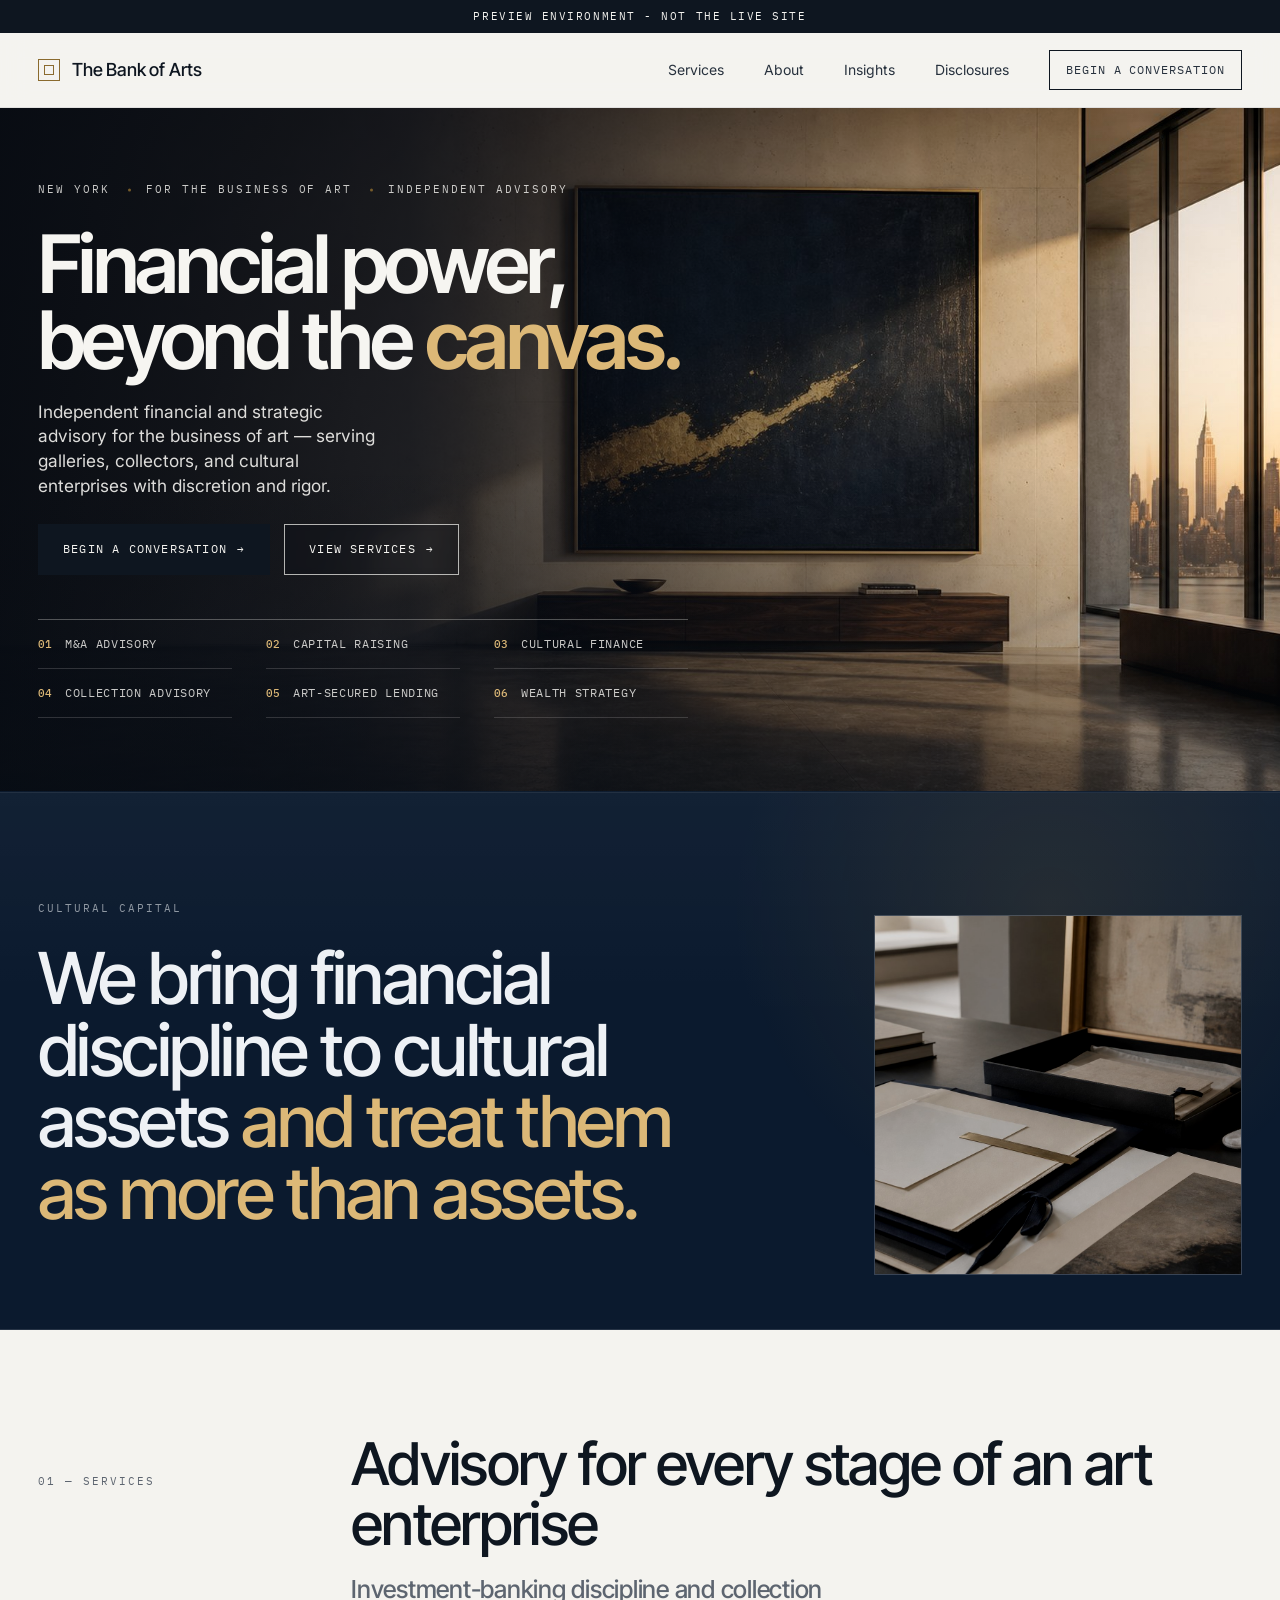
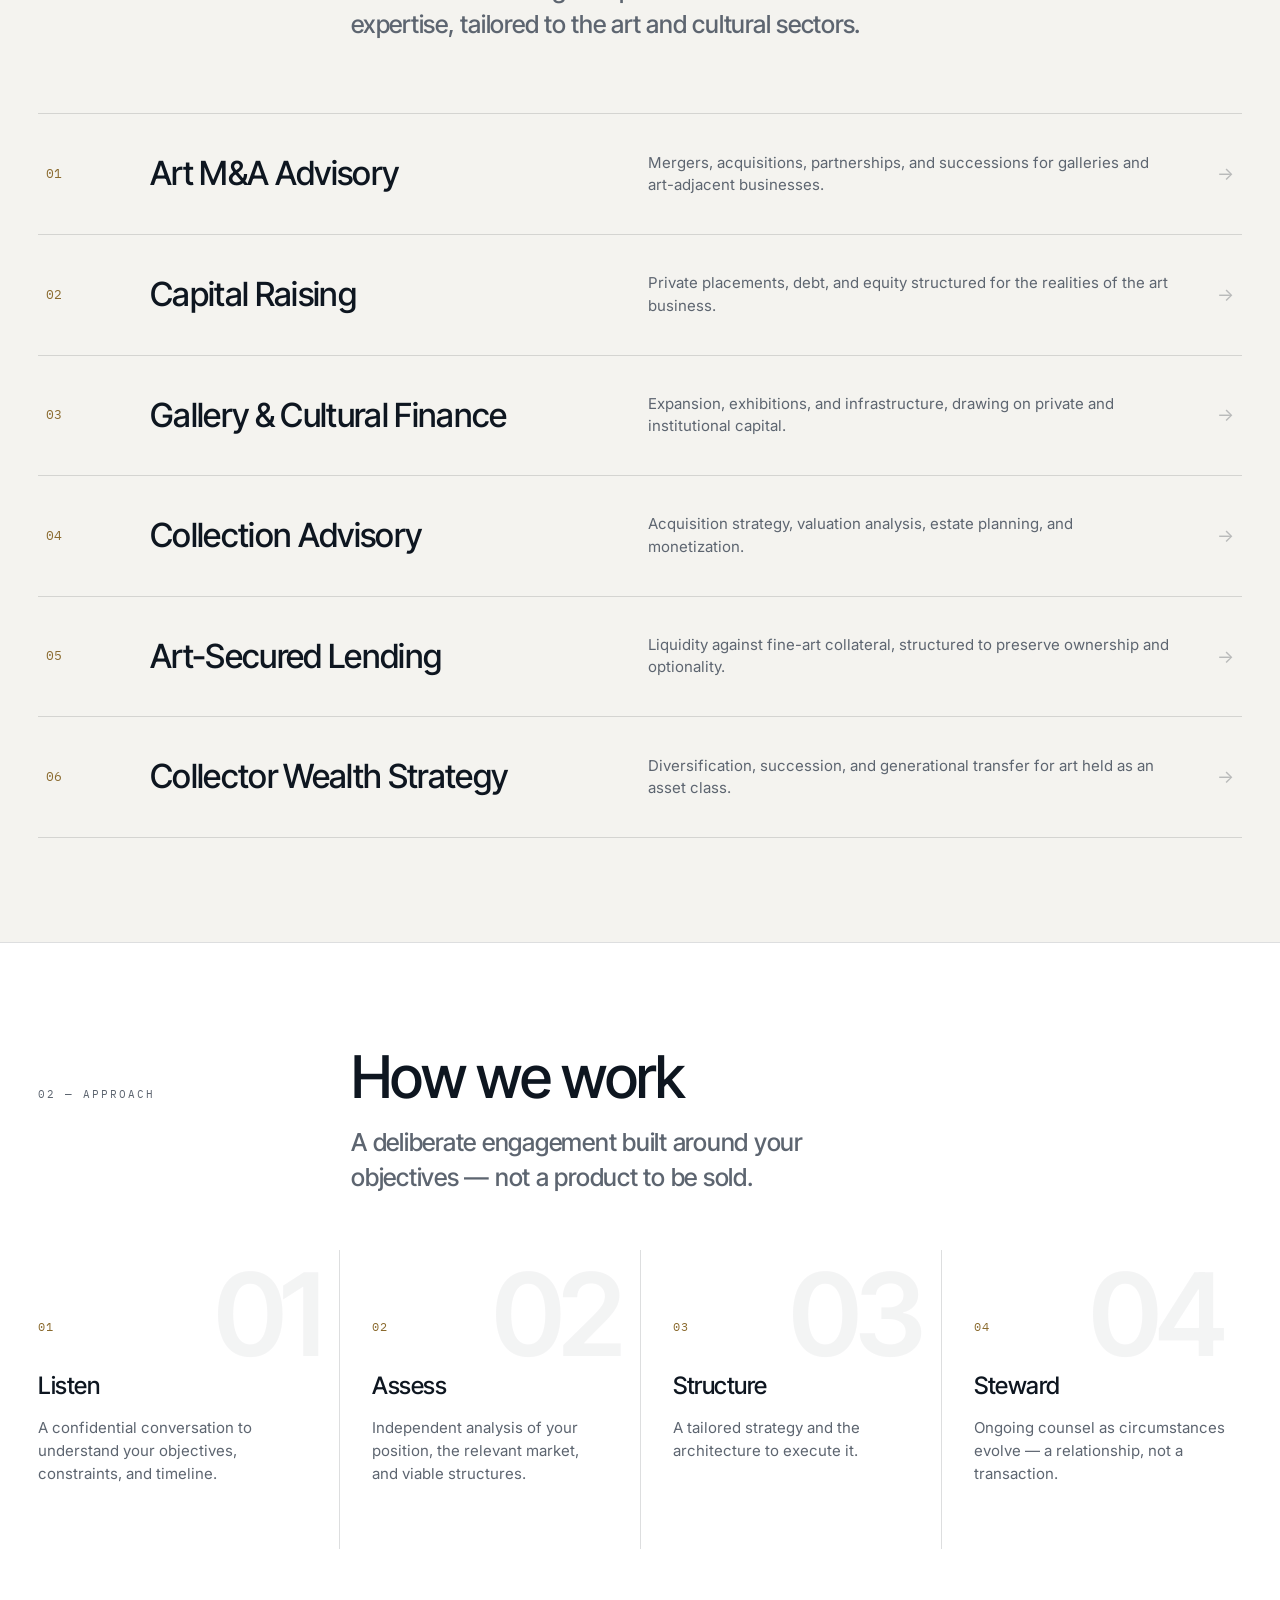
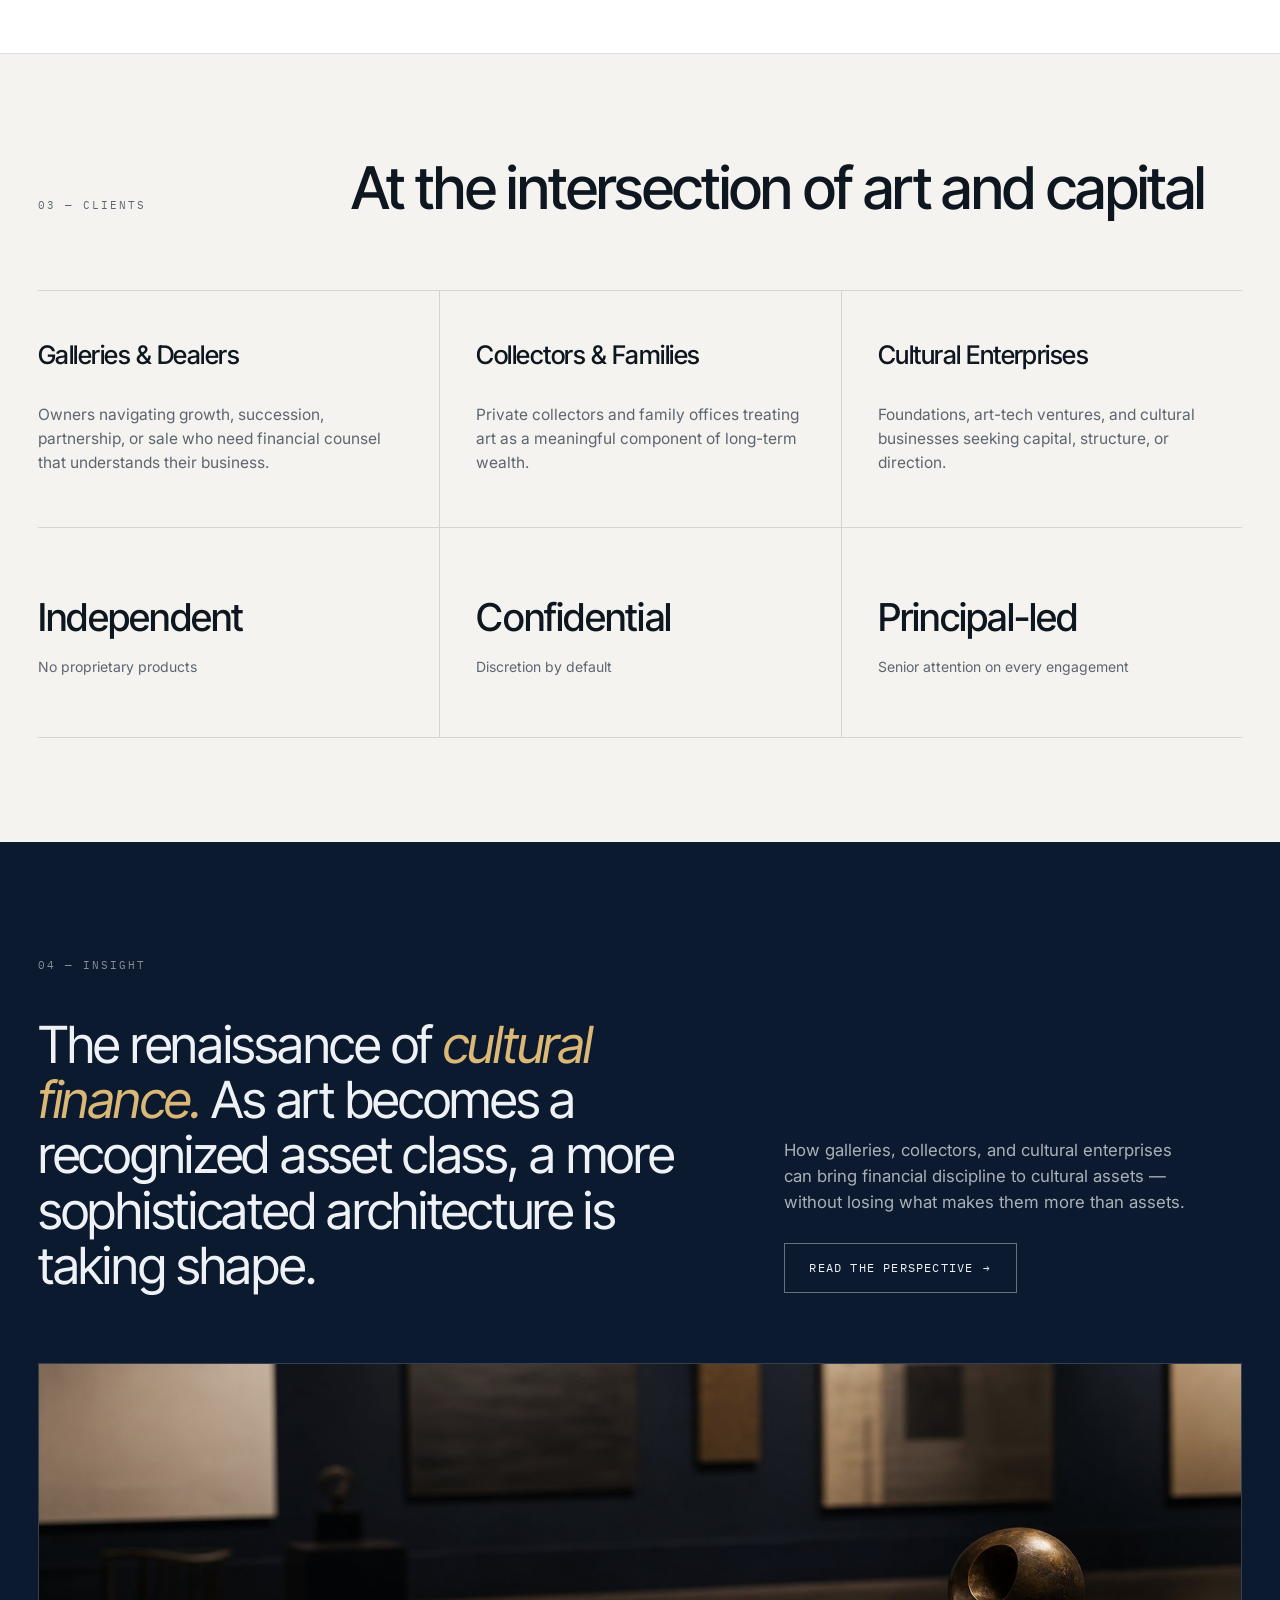
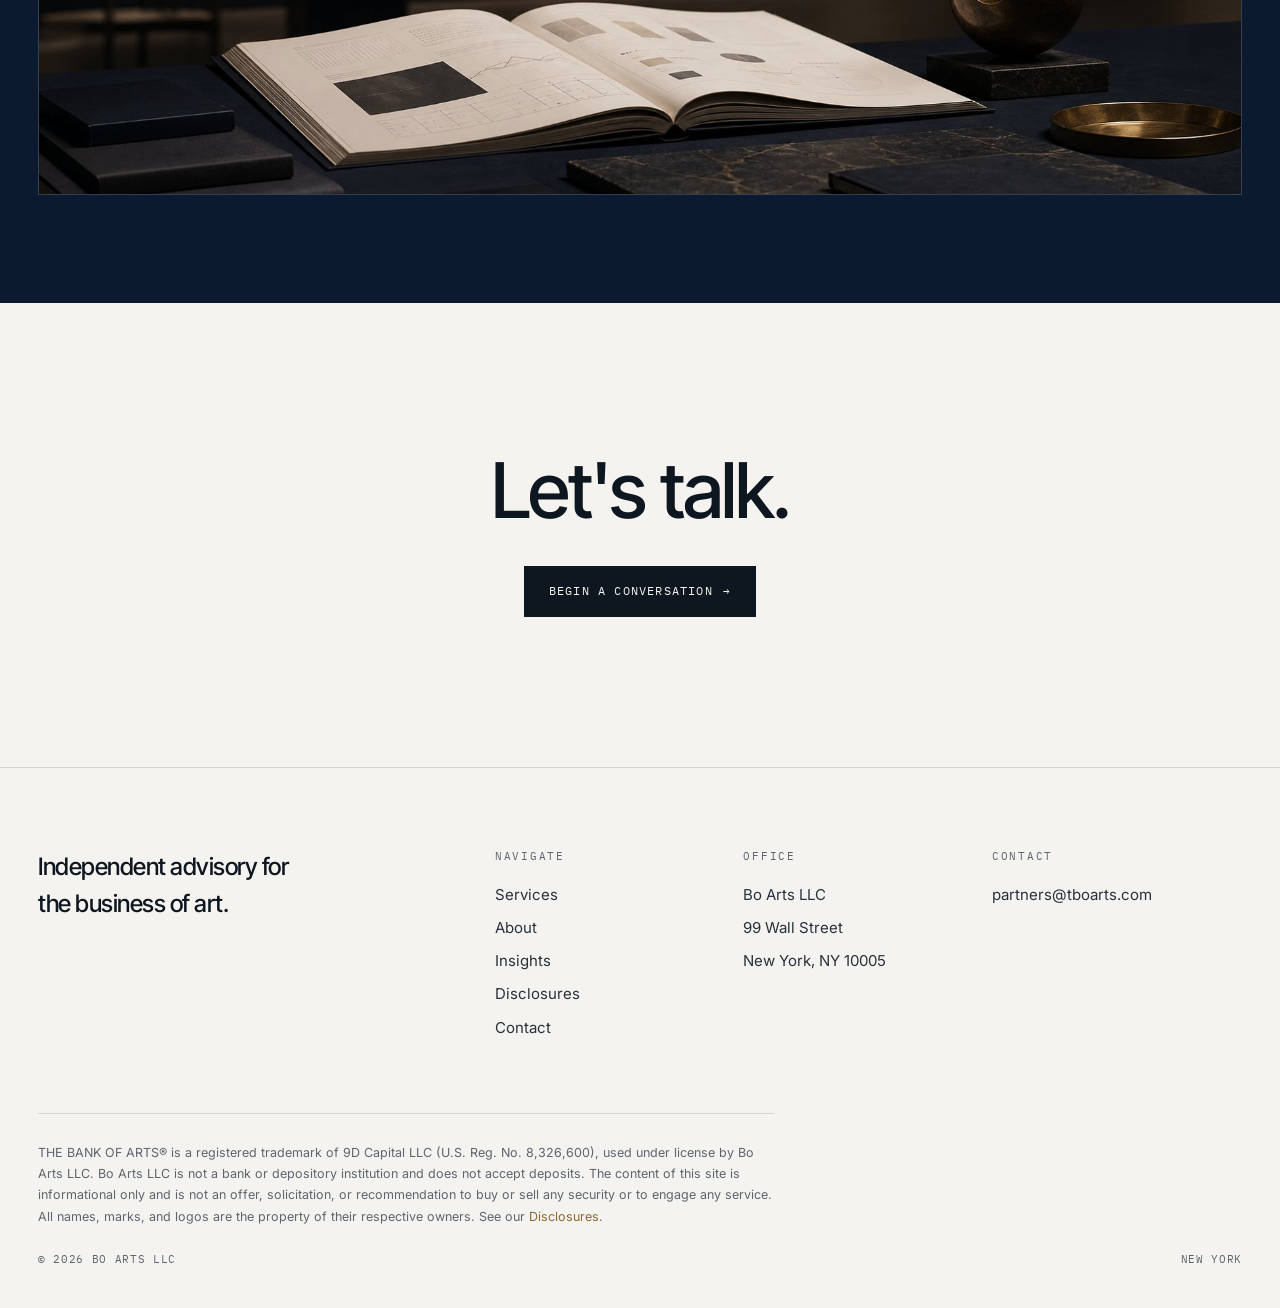
<file: index.html>
<!DOCTYPE html>
<html lang="en">
<head>
<meta charset="UTF-8" />
<meta name="viewport" content="width=device-width, initial-scale=1.0" />
<title>The Bank of Arts&reg; | Advisory for the Business of Art</title>
<meta name="description" content="Bo Arts LLC provides independent financial and strategic advisory to galleries, collectors, and cultural enterprises. Art M&A, capital raising, and collection strategy." />
<meta name="author" content="Bo Arts LLC" />
<meta name="robots" content="noindex, nofollow" />
<link rel="canonical" href="https://thebankofarts.com/" />
<meta property="og:type" content="website" />
<meta property="og:title" content="The Bank of Arts&reg; | Advisory for the Business of Art" />
<meta property="og:description" content="Independent financial and strategic advisory for galleries, collectors, and cultural enterprises." />
<meta property="og:site_name" content="The Bank of Arts" />
<meta property="og:url" content="https://thebankofarts.com/" />
<meta property="og:image" content="https://thebankofarts.com/assets/boarts-hero-wow-v1.jpg" />
<meta name="twitter:image" content="https://thebankofarts.com/assets/boarts-hero-wow-v1.jpg" />
<meta name="twitter:card" content="summary_large_image" />
<link rel="icon" href="data:image/svg+xml,<svg xmlns='http://www.w3.org/2000/svg' viewBox='0 0 100 100'><rect x='12' y='12' width='76' height='76' fill='none' stroke='%23a8843f' stroke-width='4'/><rect x='28' y='28' width='44' height='44' fill='none' stroke='%23a8843f' stroke-width='2'/></svg>" />
<link rel="preconnect" href="https://fonts.googleapis.com" />
<link rel="preconnect" href="https://fonts.gstatic.com" crossorigin />
<link href="https://fonts.googleapis.com/css2?family=Inter+Tight:wght@400;500;600&family=Inter:wght@400;500&family=IBM+Plex+Mono:wght@400;500&display=swap" rel="stylesheet" />
<link rel="stylesheet" href="styles.css" />
<script type="application/ld+json">
{"@context":"https://schema.org","@type":"FinancialService","name":"The Bank of Arts (Bo Arts LLC)","alternateName":"The Bank of Arts","description":"Independent financial and strategic advisory for the business of art.","email":"partners@tboarts.com","address":{"@type":"PostalAddress","streetAddress":"99 Wall Street","addressLocality":"New York","addressRegion":"NY","postalCode":"10005","addressCountry":"US"},"disambiguatingDescription":"Bo Arts LLC is an independent advisory firm. It is not a bank or depository institution and does not accept deposits."}
</script>
</head>
<body>
<a class="skip-link" href="#main">Skip to content</a>
<div class="preview">Preview environment - not the live site</div>
<header class="nav"><div class="wrap nav-in">
  <a href="index.html" class="brand"><span class="mk"></span> The Bank of Arts</a>
  <nav class="menu" id="main-menu">
    <a href="services.html">Services<span class="ln"></span></a>
    <a href="about.html">About<span class="ln"></span></a>
    <a href="insights.html">Insights<span class="ln"></span></a>
    <a href="disclosures.html">Disclosures<span class="ln"></span></a>
    <a href="contact.html" class="cta">Begin a conversation</a>
  </nav>
  <button class="burger" type="button" aria-label="Open menu" aria-controls="main-menu" aria-expanded="false">&#9776;</button>
</div></header>

<section class="hero-full" id="main">
  <img class="hero-full__img" src="assets/boarts-hero-wow-v1.jpg" alt="A monumental navy and gold-leaf abstract canvas in a sunlit limestone gallery, Manhattan skyline beyond" loading="eager" onerror="this.style.display='none'" />
  <div class="wrap">
    <div class="hero-full__inner">
      <div class="hero-full__meta reveal">
        <span class="label">New York</span>
        <span class="label">For the business of art</span>
        <span class="label">Independent Advisory</span>
      </div>
      <h1 class="reveal">Financial power,<br>beyond the <em>canvas.</em></h1>
      <p class="hero-full__lede reveal">Independent financial and strategic advisory for the business of art &mdash; serving galleries, collectors, and cultural enterprises with discretion and rigor.</p>
      <div class="hero-actions hero-actions-row reveal">
        <a href="contact.html" class="btn solid">Begin a conversation <span class="ar">&rarr;</span></a>
        <a href="services.html" class="btn light">View services <span class="ar">&rarr;</span></a>
      </div>
      <div class="hero-discipline reveal" aria-label="Advisory disciplines">
        <span><b>01</b>M&amp;A Advisory</span>
        <span><b>02</b>Capital Raising</span>
        <span><b>03</b>Cultural Finance</span>
        <span><b>04</b>Collection Advisory</span>
        <span><b>05</b>Art-Secured Lending</span>
        <span><b>06</b>Wealth Strategy</span>
      </div>
    </div>
  </div>
</section>

<section class="statement-band reveal"><div class="wrap statement-grid">
  <div class="statement-copy">
    <span class="label">Cultural capital</span>
    <h2>We bring financial discipline to cultural assets <em>and treat them as more than assets.</em></h2>
  </div>
  <figure class="statement-media"><img src="assets/boarts-services-diligence.jpg" alt="Archival art diligence materials on a gallery office table" loading="lazy" /></figure>
</div></section>

<section class="sec" id="services"><div class="wrap">
  <div class="sec-head"><span class="label ix reveal">01 &mdash; Services</span><h2 class="reveal">Advisory for every stage of an art enterprise<span class="sm">Investment-banking discipline and collection expertise, tailored to the art and cultural sectors.</span></h2></div>
  <div class="svc-list">
    <a class="svc-row reveal" href="services.html#art-ma"><span class="no">01</span><h3>Art M&amp;A Advisory</h3><p>Mergers, acquisitions, partnerships, and successions for galleries and art-adjacent businesses.</p><span class="ar">&rarr;</span></a>
    <a class="svc-row reveal" href="services.html#capital-raising"><span class="no">02</span><h3>Capital Raising</h3><p>Private placements, debt, and equity structured for the realities of the art business.</p><span class="ar">&rarr;</span></a>
    <a class="svc-row reveal" href="services.html#cultural-finance"><span class="no">03</span><h3>Gallery &amp; Cultural Finance</h3><p>Expansion, exhibitions, and infrastructure, drawing on private and institutional capital.</p><span class="ar">&rarr;</span></a>
    <a class="svc-row reveal" href="services.html#collection-advisory"><span class="no">04</span><h3>Collection Advisory</h3><p>Acquisition strategy, valuation analysis, estate planning, and monetization.</p><span class="ar">&rarr;</span></a>
    <a class="svc-row reveal" href="services.html#art-secured-lending"><span class="no">05</span><h3>Art-Secured Lending</h3><p>Liquidity against fine-art collateral, structured to preserve ownership and optionality.</p><span class="ar">&rarr;</span></a>
    <a class="svc-row reveal" href="services.html#collector-wealth"><span class="no">06</span><h3>Collector Wealth Strategy</h3><p>Diversification, succession, and generational transfer for art held as an asset class.</p><span class="ar">&rarr;</span></a>
  </div>
</div></section>

<section class="approach"><div class="wrap sec">
  <div class="sec-head" style="margin-bottom:56px"><span class="label ix reveal">02 &mdash; Approach</span><h2 class="reveal">How we work<span class="sm">A deliberate engagement built around your objectives &mdash; not a product to be sold.</span></h2></div>
  <div class="steps">
    <div class="step reveal"><span class="no">01</span><h3>Listen</h3><p>A confidential conversation to understand your objectives, constraints, and timeline.</p></div>
    <div class="step reveal"><span class="no">02</span><h3>Assess</h3><p>Independent analysis of your position, the relevant market, and viable structures.</p></div>
    <div class="step reveal"><span class="no">03</span><h3>Structure</h3><p>A tailored strategy and the architecture to execute it.</p></div>
    <div class="step reveal"><span class="no">04</span><h3>Steward</h3><p>Ongoing counsel as circumstances evolve &mdash; a relationship, not a transaction.</p></div>
  </div>
</div></section>

<section class="sec"><div class="wrap">
  <div class="sec-head"><span class="label ix reveal">03 &mdash; Clients</span><h2 class="reveal">At the intersection of art and capital</h2></div>
  <div class="serve-grid">
    <div class="serve reveal"><h3>Galleries &amp; Dealers</h3><p>Owners navigating growth, succession, partnership, or sale who need financial counsel that understands their business.</p></div>
    <div class="serve reveal"><h3>Collectors &amp; Families</h3><p>Private collectors and family offices treating art as a meaningful component of long-term wealth.</p></div>
    <div class="serve reveal"><h3>Cultural Enterprises</h3><p>Foundations, art-tech ventures, and cultural businesses seeking capital, structure, or direction.</p></div>
  </div>
  <div class="stats">
    <div class="stat reveal"><div class="big">Independent</div><div class="lbl">No proprietary products</div></div>
    <div class="stat reveal"><div class="big">Confidential</div><div class="lbl">Discretion by default</div></div>
    <div class="stat reveal"><div class="big">Principal-led</div><div class="lbl">Senior attention on every engagement</div></div>
  </div>
</div></section>

<section class="feature"><div class="wrap">
  <span class="label">04 &mdash; Insight</span>
  <div class="feature-grid">
    <h2 class="reveal">The renaissance of <em>cultural finance.</em> As art becomes a recognized asset class, a more sophisticated architecture is taking shape.</h2>
    <div class="reveal"><p>How galleries, collectors, and cultural enterprises can bring financial discipline to cultural assets &mdash; without losing what makes them more than assets.</p><a href="insights-cultural-finance.html" class="btn" style="margin-top:28px">Read the perspective <span class="ar">&rarr;</span></a></div>
  </div>
  <figure class="feature-media reveal"><img src="assets/boarts-insights-market.jpg" alt="Art market intelligence still life with report, sculpture, and gallery backdrop" loading="lazy" /></figure>
</div></section>

<section class="cta-band"><div class="wrap">
  <h2 class="reveal">Let's talk.</h2>
  <a href="contact.html" class="btn solid reveal">Begin a conversation <span class="ar">&rarr;</span></a>
</div></section>

<footer><div class="wrap">
  <div class="foot-top">
    <div><p class="lead">Independent advisory for the business of art.</p></div>
    <div class="col"><h4>Navigate</h4><a href="services.html">Services</a><a href="about.html">About</a><a href="insights.html">Insights</a><a href="disclosures.html">Disclosures</a><a href="contact.html">Contact</a></div>
    <div class="col"><h4>Office</h4><p>Bo Arts LLC</p><p>99 Wall Street</p><p>New York, NY 10005</p></div>
    <div class="col"><h4>Contact</h4><a href="mailto:partners@tboarts.com">partners@tboarts.com</a></div>
  </div>
  <div class="legal">THE BANK OF ARTS&reg; is a registered trademark of 9D Capital LLC (U.S. Reg. No. 8,326,600), used under license by Bo Arts LLC. Bo Arts LLC is not a bank or depository institution and does not accept deposits. The content of this site is informational only and is not an offer, solicitation, or recommendation to buy or sell any security or to engage any service. All names, marks, and logos are the property of their respective owners. See our <a href="disclosures.html" style="color:var(--gold)">Disclosures</a>.</div>
  <div class="copy"><span>&copy; 2026 Bo Arts LLC</span><span>New York</span></div>
</div></footer>
<script src="app.js"></script>
</body>
</html>
</file>
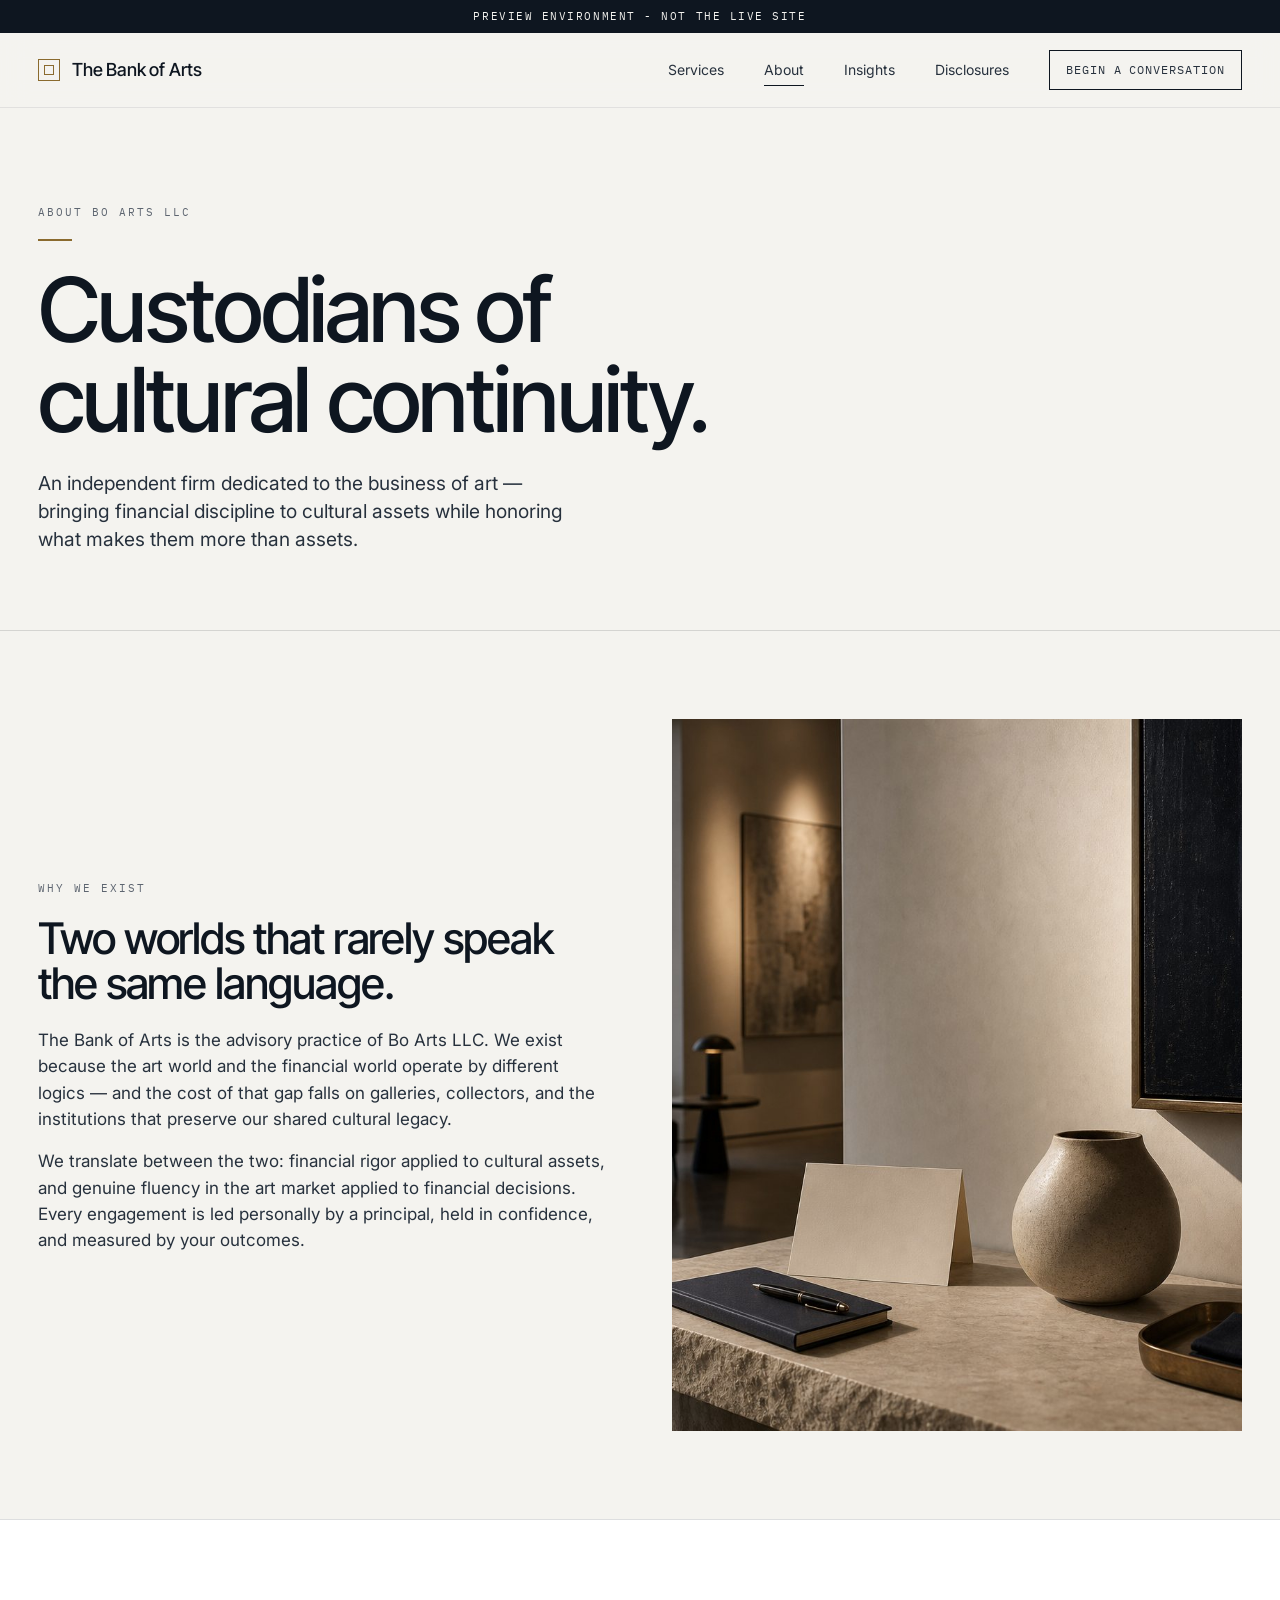
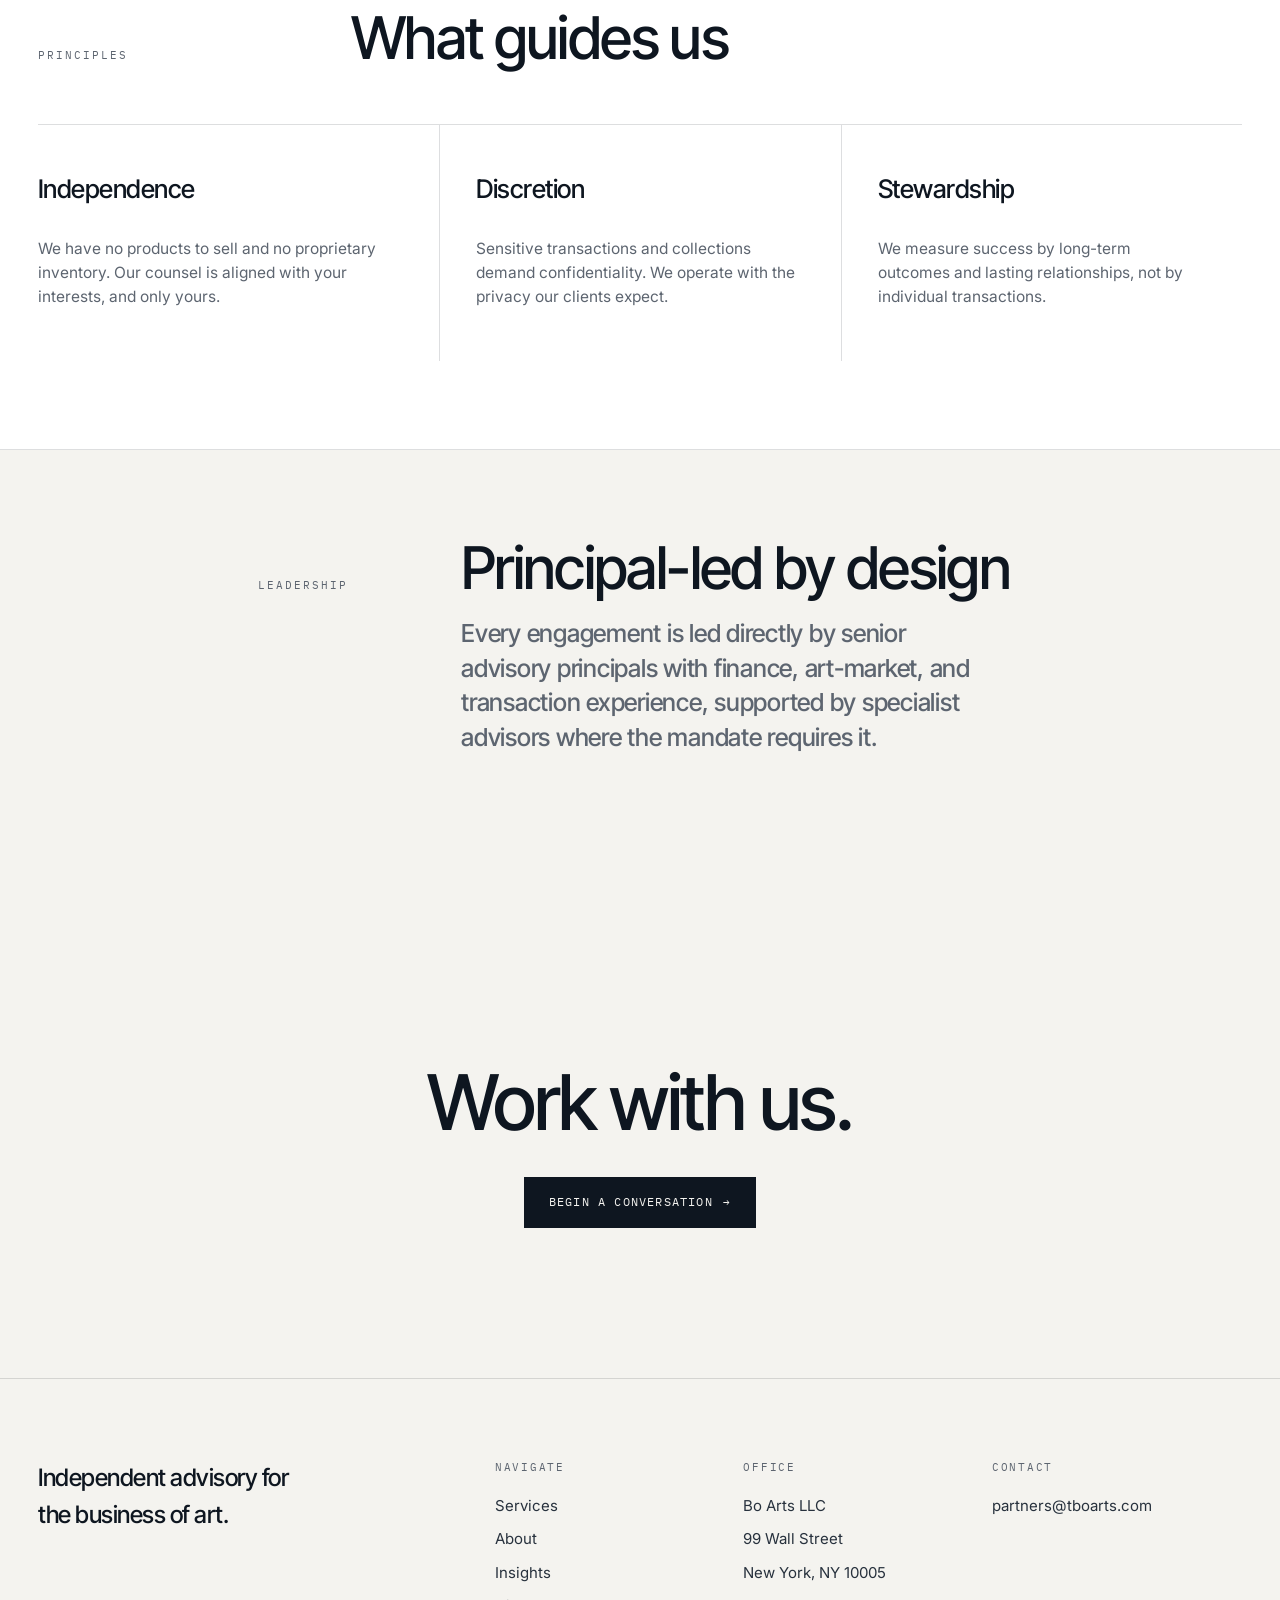
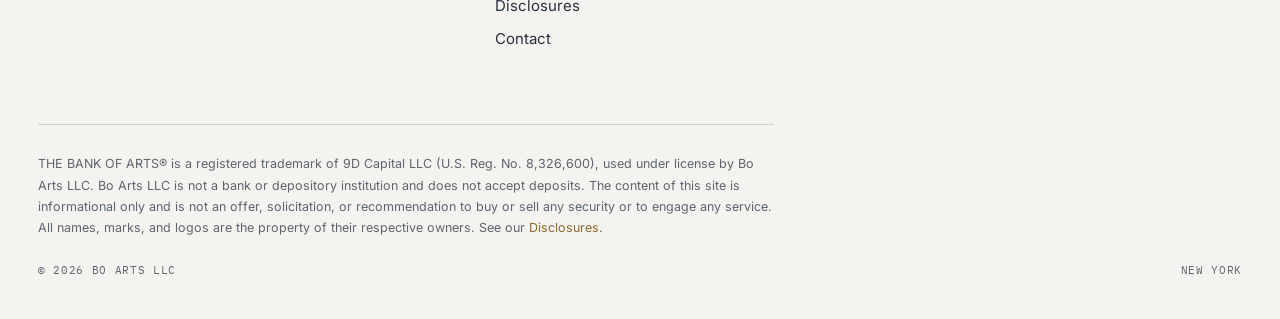
<file: about.html>
<!DOCTYPE html>
<html lang="en">
<head>
<meta charset="UTF-8" />
<meta name="viewport" content="width=device-width, initial-scale=1.0" />
<title>About | The Bank of Arts&reg;</title>
<meta name="description" content="Bo Arts LLC is an independent advisory firm dedicated to the business of art, bringing financial discipline to cultural assets." />
<meta name="robots" content="noindex, nofollow" />
<link rel="canonical" href="https://thebankofarts.com/about.html" />
<link rel="icon" href="data:image/svg+xml,<svg xmlns='http://www.w3.org/2000/svg' viewBox='0 0 100 100'><rect x='12' y='12' width='76' height='76' fill='none' stroke='%23a8843f' stroke-width='4'/><rect x='28' y='28' width='44' height='44' fill='none' stroke='%23a8843f' stroke-width='2'/></svg>" />
<link rel="preconnect" href="https://fonts.googleapis.com" />
<link rel="preconnect" href="https://fonts.gstatic.com" crossorigin />
<link href="https://fonts.googleapis.com/css2?family=Inter+Tight:wght@400;500;600&family=Inter:wght@400;500&family=IBM+Plex+Mono:wght@400;500&display=swap" rel="stylesheet" />
<link rel="stylesheet" href="styles.css" />
</head>
<body>
<a class="skip-link" href="#main">Skip to content</a>
<div class="preview">Preview environment - not the live site</div>
<header class="nav"><div class="wrap nav-in">
  <a href="index.html" class="brand"><span class="mk"></span> The Bank of Arts</a>
  <nav class="menu" id="main-menu">
    <a href="services.html">Services<span class="ln"></span></a>
    <a href="about.html" class="active">About<span class="ln"></span></a>
    <a href="insights.html">Insights<span class="ln"></span></a>
    <a href="disclosures.html">Disclosures<span class="ln"></span></a>
    <a href="contact.html" class="cta">Begin a conversation</a>
  </nav>
  <button class="burger" type="button" aria-label="Open menu" aria-controls="main-menu" aria-expanded="false">&#9776;</button>
</div></header>

<section class="page-hero" id="main"><div class="wrap">
  <span class="label reveal">About Bo Arts LLC</span>
  <h1 class="reveal">Custodians of<br>cultural continuity.</h1>
  <p class="reveal">An independent firm dedicated to the business of art &mdash; bringing financial discipline to cultural assets while honoring what makes them more than assets.</p>
</div></section>

<section class="sec-sm"><div class="wrap split">
  <div class="reveal">
    <span class="label" style="display:block;margin-bottom:18px">Why we exist</span>
    <h2>Two worlds that rarely speak the same language.</h2>
    <p>The Bank of Arts is the advisory practice of Bo Arts LLC. We exist because the art world and the financial world operate by different logics &mdash; and the cost of that gap falls on galleries, collectors, and the institutions that preserve our shared cultural legacy.</p>
    <p>We translate between the two: financial rigor applied to cultural assets, and genuine fluency in the art market applied to financial decisions. Every engagement is led personally by a principal, held in confidence, and measured by your outcomes.</p>
  </div>
  <div class="media reveal"><img src="assets/boarts-contact-gallery.jpg" alt="Quiet gallery reception corner prepared for a private advisory conversation" loading="lazy" /></div>
</div></section>

<section class="approach"><div class="wrap sec-sm">
  <div class="sec-head" style="margin-bottom:56px"><span class="label ix reveal">Principles</span><h2 class="reveal">What guides us</h2></div>
  <div class="serve-grid">
    <div class="serve reveal"><h3>Independence</h3><p>We have no products to sell and no proprietary inventory. Our counsel is aligned with your interests, and only yours.</p></div>
    <div class="serve reveal"><h3>Discretion</h3><p>Sensitive transactions and collections demand confidentiality. We operate with the privacy our clients expect.</p></div>
    <div class="serve reveal"><h3>Stewardship</h3><p>We measure success by long-term outcomes and lasting relationships, not by individual transactions.</p></div>
  </div>
</div></section>

<section class="sec-sm"><div class="wrap" style="max-width:840px">
  <div class="sec-head"><span class="label ix reveal">Leadership</span><h2 class="reveal">Principal-led by design<span class="sm">Every engagement is led directly by senior advisory principals with finance, art-market, and transaction experience, supported by specialist advisors where the mandate requires it.</span></h2></div>
</div></section>

<section class="cta-band"><div class="wrap"><h2 class="reveal">Work with us.</h2><a href="contact.html" class="btn solid reveal">Begin a conversation <span class="ar">&rarr;</span></a></div></section>

<footer><div class="wrap">
  <div class="foot-top">
    <div><p class="lead">Independent advisory for the business of art.</p></div>
    <div class="col"><h4>Navigate</h4><a href="services.html">Services</a><a href="about.html">About</a><a href="insights.html">Insights</a><a href="disclosures.html">Disclosures</a><a href="contact.html">Contact</a></div>
    <div class="col"><h4>Office</h4><p>Bo Arts LLC</p><p>99 Wall Street</p><p>New York, NY 10005</p></div>
    <div class="col"><h4>Contact</h4><a href="mailto:partners@tboarts.com">partners@tboarts.com</a></div>
  </div>
  <div class="legal">THE BANK OF ARTS&reg; is a registered trademark of 9D Capital LLC (U.S. Reg. No. 8,326,600), used under license by Bo Arts LLC. Bo Arts LLC is not a bank or depository institution and does not accept deposits. The content of this site is informational only and is not an offer, solicitation, or recommendation to buy or sell any security or to engage any service. All names, marks, and logos are the property of their respective owners. See our <a href="disclosures.html" style="color:var(--gold)">Disclosures</a>.</div>
  <div class="copy"><span>&copy; 2026 Bo Arts LLC</span><span>New York</span></div>
</div></footer>
<script src="app.js"></script>
</body>
</html>
</file>
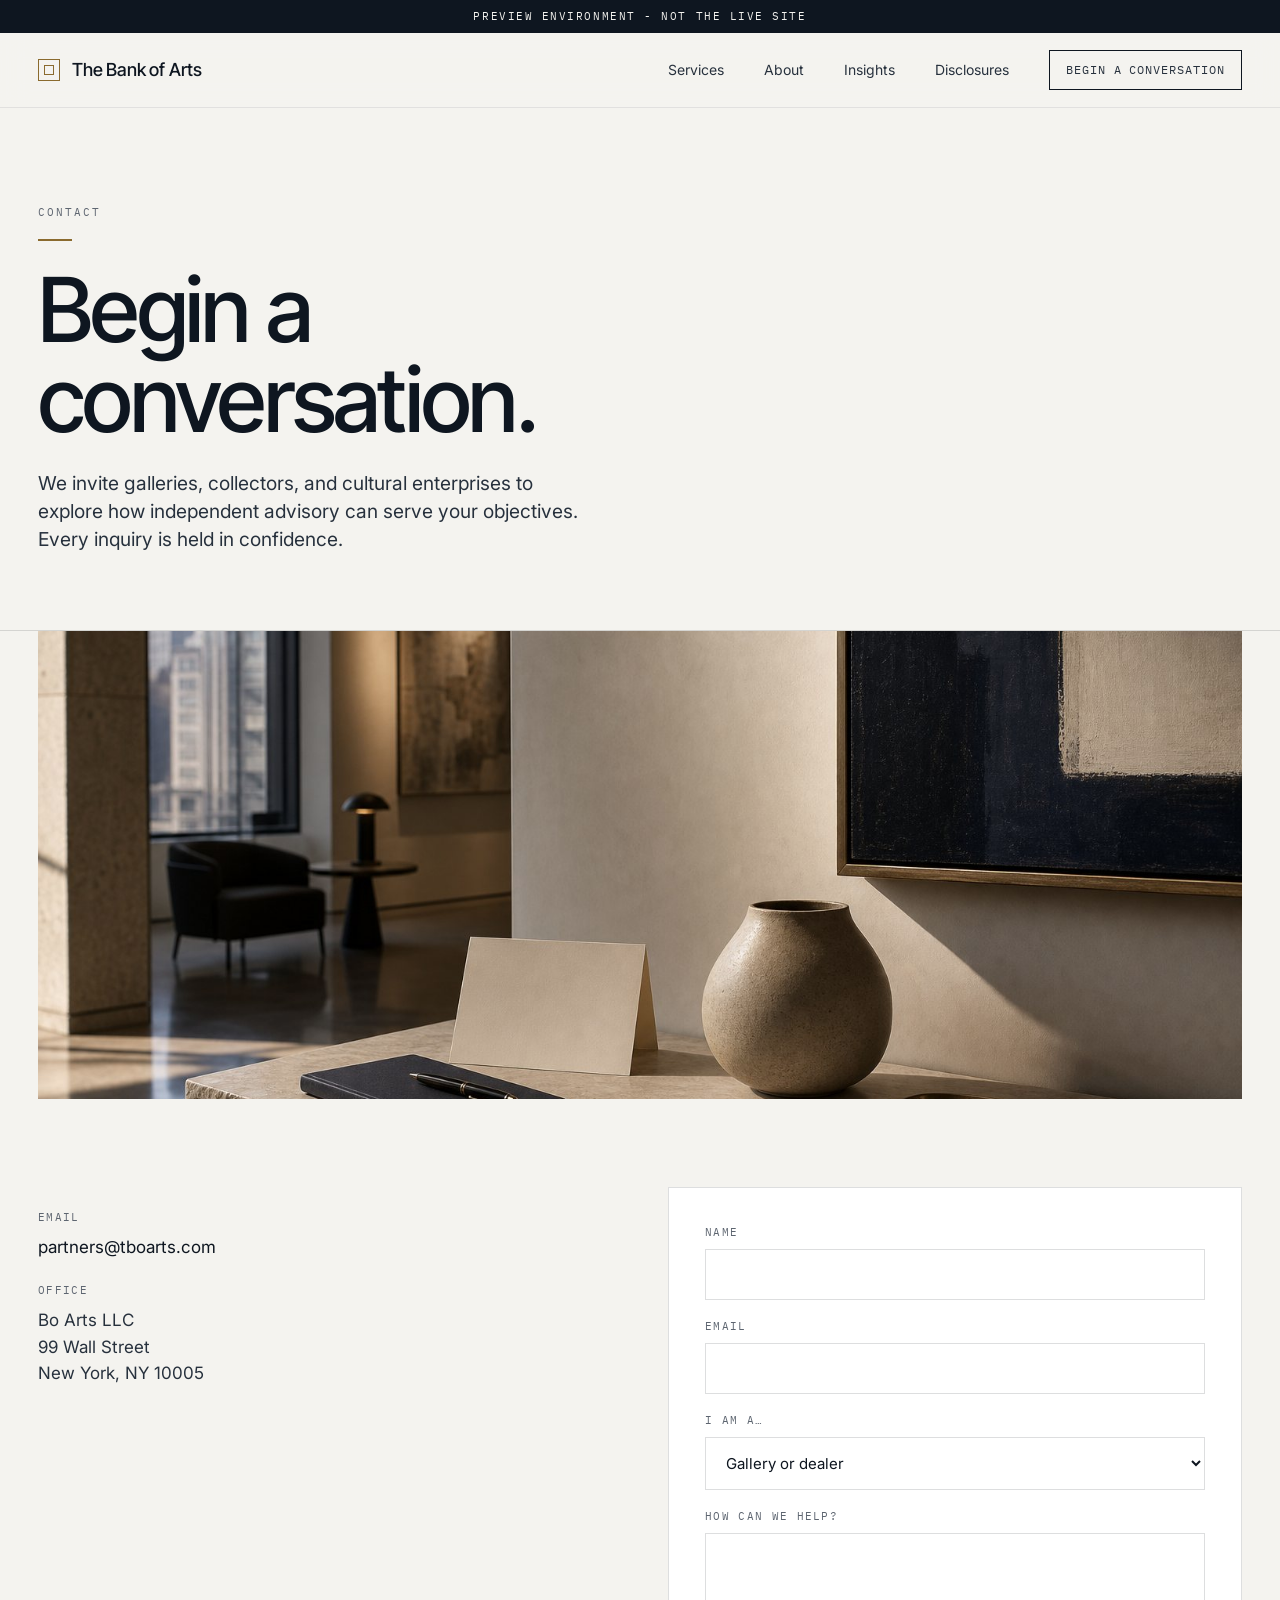
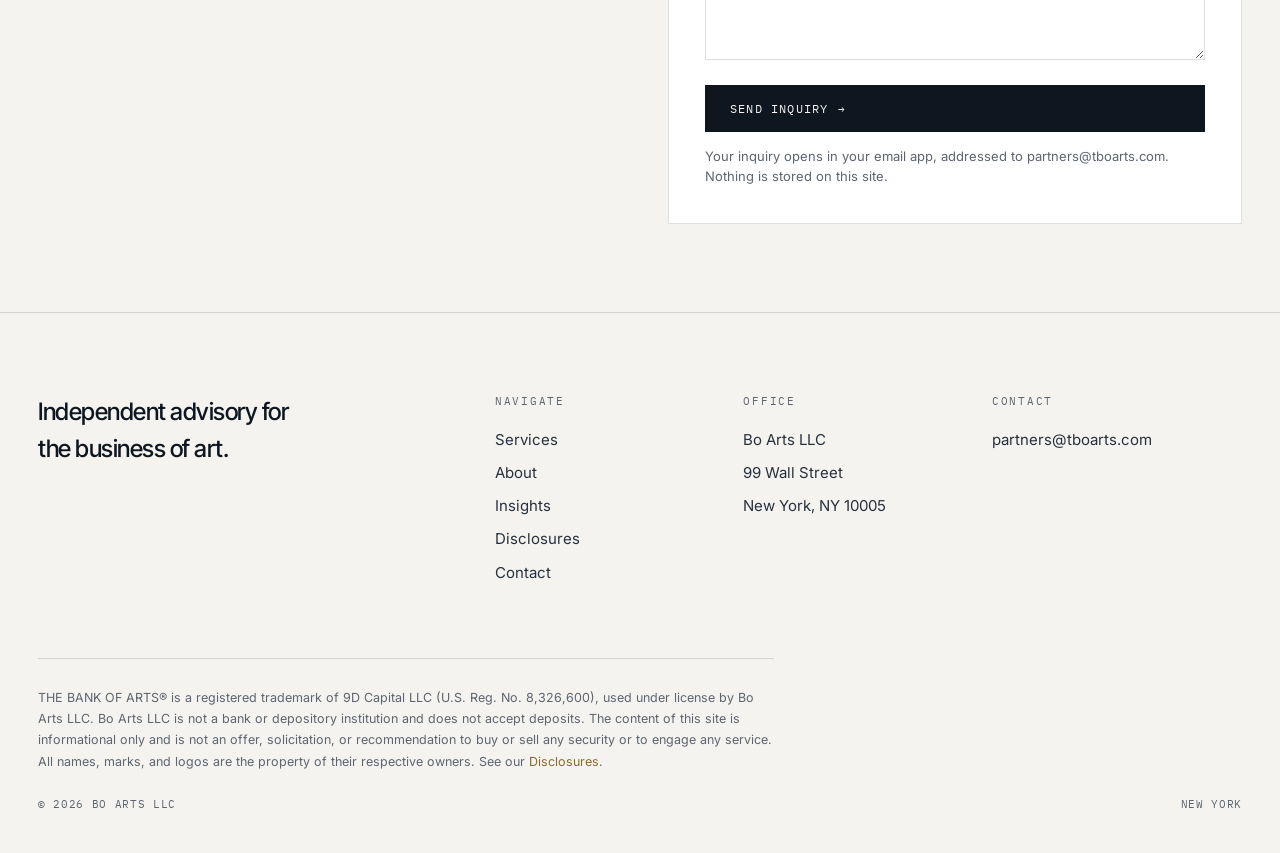
<file: contact.html>
<!DOCTYPE html>
<html lang="en">
<head>
<meta charset="UTF-8" />
<meta name="viewport" content="width=device-width, initial-scale=1.0" />
<title>Contact | The Bank of Arts&reg;</title>
<meta name="description" content="Begin a confidential conversation with Bo Arts LLC. Independent advisory for galleries, collectors, and cultural enterprises." />
<meta name="robots" content="noindex, nofollow" />
<link rel="canonical" href="https://thebankofarts.com/contact.html" />
<link rel="icon" href="data:image/svg+xml,<svg xmlns='http://www.w3.org/2000/svg' viewBox='0 0 100 100'><rect x='12' y='12' width='76' height='76' fill='none' stroke='%23a8843f' stroke-width='4'/><rect x='28' y='28' width='44' height='44' fill='none' stroke='%23a8843f' stroke-width='2'/></svg>" />
<link rel="preconnect" href="https://fonts.googleapis.com" />
<link rel="preconnect" href="https://fonts.gstatic.com" crossorigin />
<link href="https://fonts.googleapis.com/css2?family=Inter+Tight:wght@400;500;600&family=Inter:wght@400;500&family=IBM+Plex+Mono:wght@400;500&display=swap" rel="stylesheet" />
<link rel="stylesheet" href="styles.css" />
</head>
<body>
<a class="skip-link" href="#main">Skip to content</a>
<div class="preview">Preview environment - not the live site</div>
<header class="nav"><div class="wrap nav-in">
  <a href="index.html" class="brand"><span class="mk"></span> The Bank of Arts</a>
  <nav class="menu" id="main-menu">
    <a href="services.html">Services<span class="ln"></span></a>
    <a href="about.html">About<span class="ln"></span></a>
    <a href="insights.html">Insights<span class="ln"></span></a>
    <a href="disclosures.html">Disclosures<span class="ln"></span></a>
    <a href="contact.html" class="cta">Begin a conversation</a>
  </nav>
  <button class="burger" type="button" aria-label="Open menu" aria-controls="main-menu" aria-expanded="false">&#9776;</button>
</div></header>

<section class="page-hero" id="main"><div class="wrap">
  <span class="label reveal">Contact</span>
  <h1 class="reveal">Begin a<br>conversation.</h1>
  <p class="reveal">We invite galleries, collectors, and cultural enterprises to explore how independent advisory can serve your objectives. Every inquiry is held in confidence.</p>
</div></section>

<section class="image-break image-break--contact reveal"><div class="wrap">
  <figure><img src="assets/boarts-contact-gallery.jpg" alt="Quiet New York gallery reception corner for a private advisory meeting" loading="lazy" /></figure>
</div></section>

<section class="sec-sm"><div class="wrap form-grid">
  <div class="contact-info reveal">
    <p class="k">Email</p>
    <p><a href="mailto:partners@tboarts.com" style="color:var(--ink)">partners@tboarts.com</a></p>
    <p class="k">Office</p>
    <p>Bo Arts LLC<br>99 Wall Street<br>New York, NY 10005</p>
  </div>
  <div class="reveal">
    <form id="contactForm">
      <div class="field"><label for="name">Name</label><input id="name" name="name" type="text" required /></div>
      <div class="field"><label for="email">Email</label><input id="email" name="email" type="email" required /></div>
      <div class="field"><label for="type">I am a&hellip;</label><select id="type" name="type"><option>Gallery or dealer</option><option>Collector or family office</option><option>Cultural enterprise / foundation</option><option>Other</option></select></div>
      <div class="field"><label for="msg">How can we help?</label><textarea id="msg" name="msg" rows="5"></textarea></div>
      <button class="btn solid" style="width:100%" type="submit">Send inquiry <span class="ar">&rarr;</span></button>
      <p class="formnote">Your inquiry opens in your email app, addressed to partners@tboarts.com. Nothing is stored on this site.</p>
    </form>
  </div>
</div></section>

<footer><div class="wrap">
  <div class="foot-top">
    <div><p class="lead">Independent advisory for the business of art.</p></div>
    <div class="col"><h4>Navigate</h4><a href="services.html">Services</a><a href="about.html">About</a><a href="insights.html">Insights</a><a href="disclosures.html">Disclosures</a><a href="contact.html">Contact</a></div>
    <div class="col"><h4>Office</h4><p>Bo Arts LLC</p><p>99 Wall Street</p><p>New York, NY 10005</p></div>
    <div class="col"><h4>Contact</h4><a href="mailto:partners@tboarts.com">partners@tboarts.com</a></div>
  </div>
  <div class="legal">THE BANK OF ARTS&reg; is a registered trademark of 9D Capital LLC (U.S. Reg. No. 8,326,600), used under license by Bo Arts LLC. Bo Arts LLC is not a bank or depository institution and does not accept deposits. The content of this site is informational only and is not an offer, solicitation, or recommendation to buy or sell any security or to engage any service. All names, marks, and logos are the property of their respective owners. See our <a href="disclosures.html" style="color:var(--gold)">Disclosures</a>.</div>
  <div class="copy"><span>&copy; 2026 Bo Arts LLC</span><span>New York</span></div>
</div></footer>
<script src="app.js"></script>
</body>
</html>
</file>
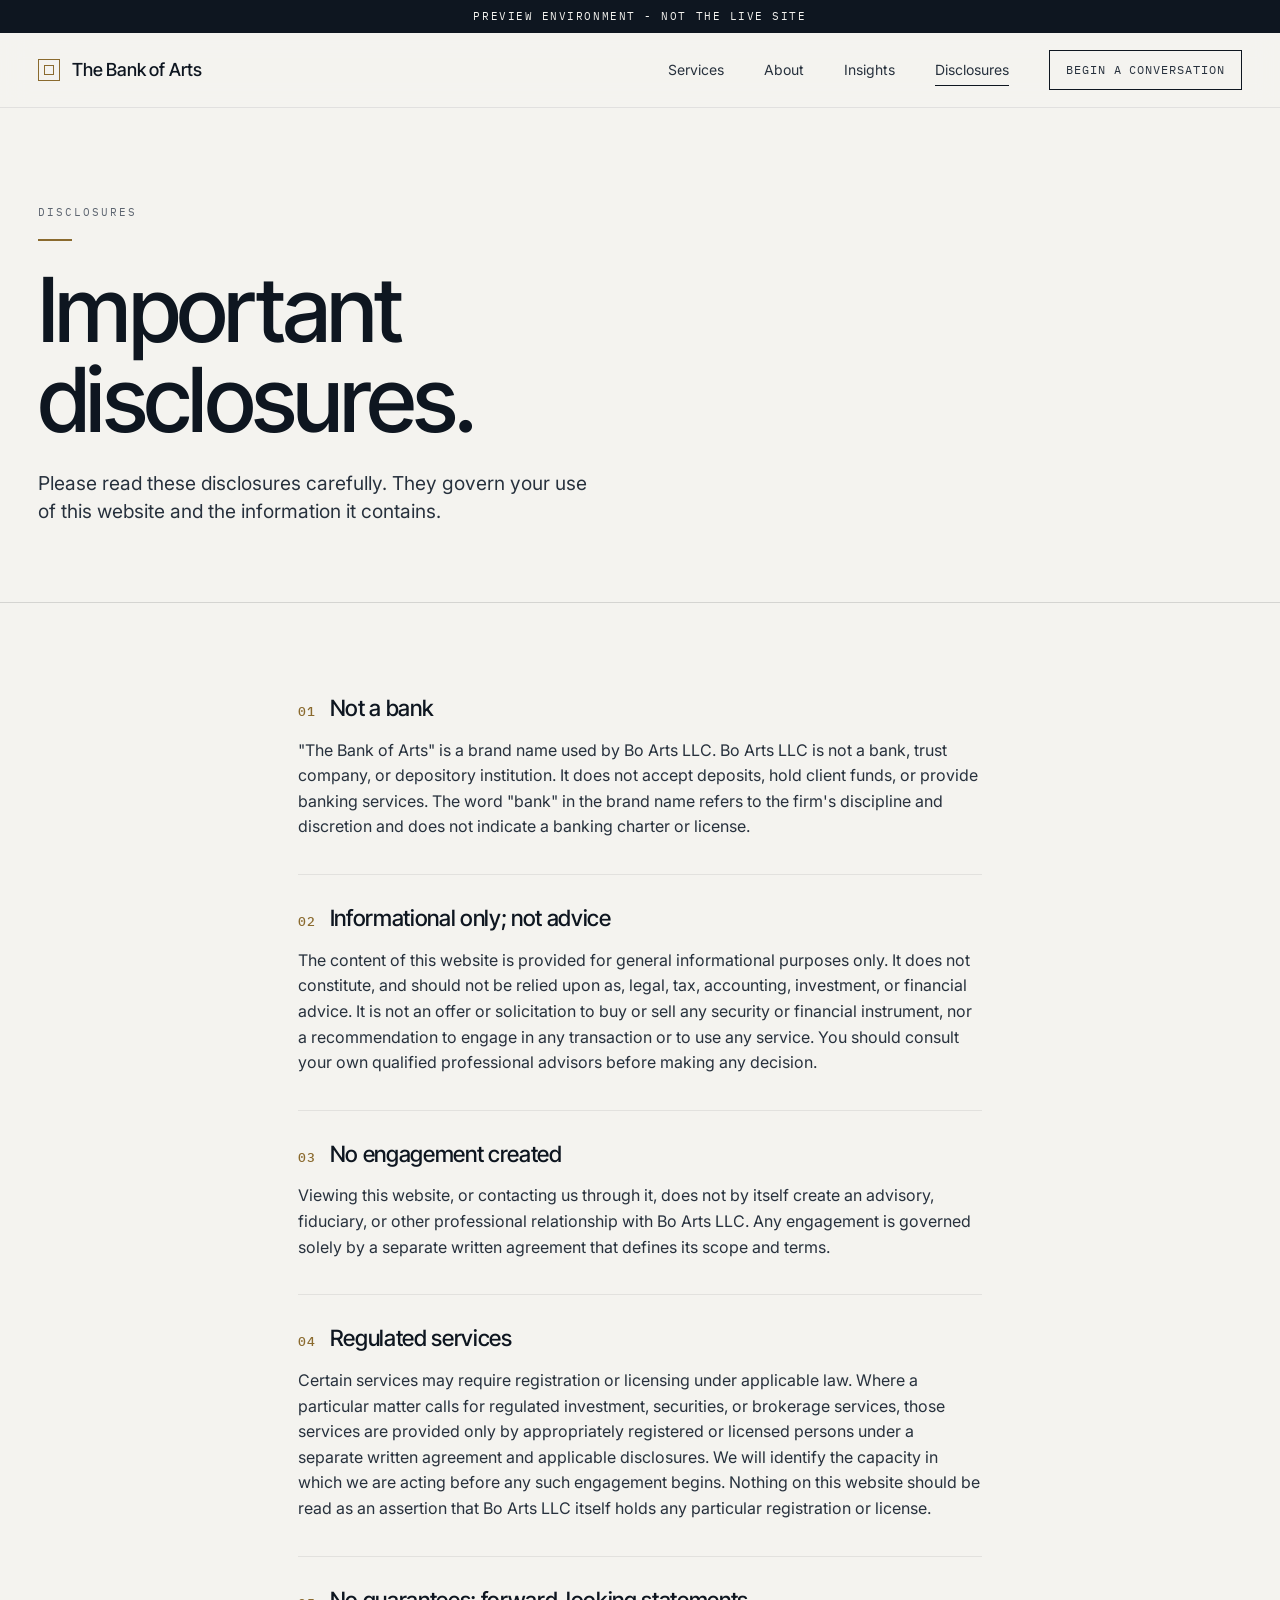
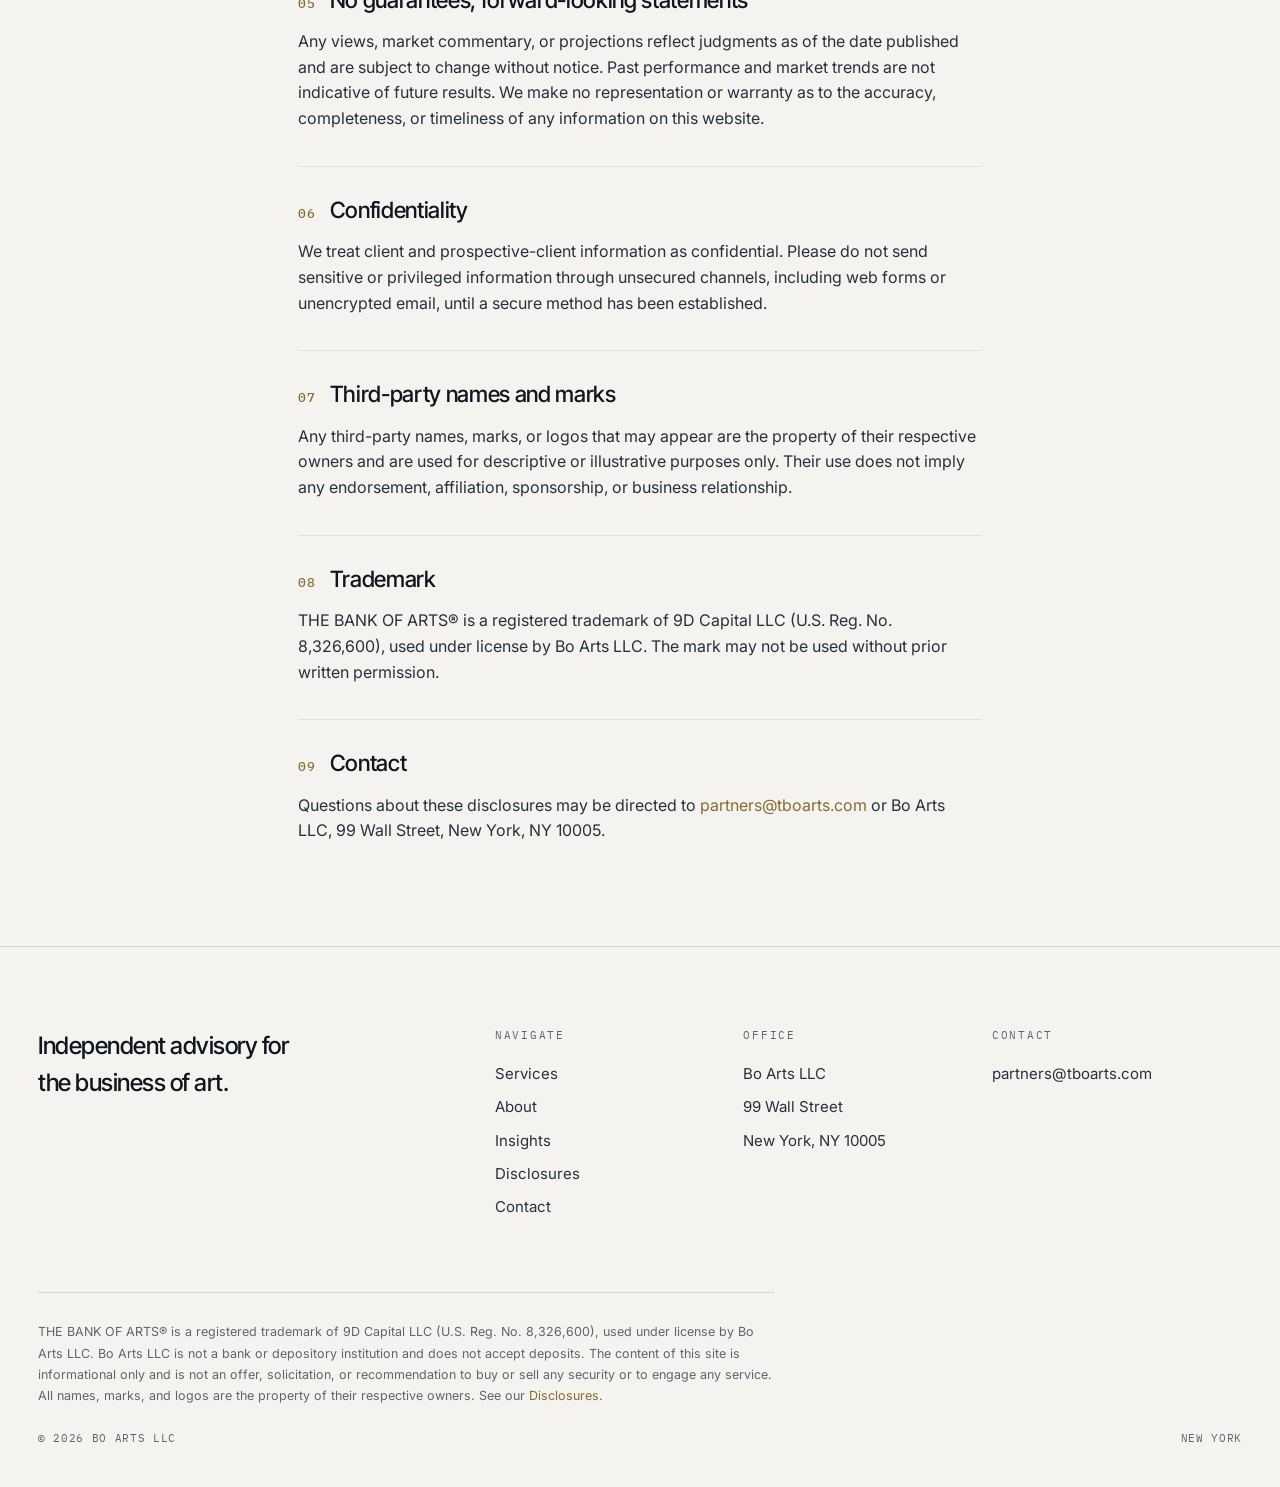
<file: disclosures.html>
<!DOCTYPE html>
<html lang="en">
<head>
<meta charset="UTF-8" />
<meta name="viewport" content="width=device-width, initial-scale=1.0" />
<title>Disclosures | The Bank of Arts&reg;</title>
<meta name="description" content="Important disclosures regarding Bo Arts LLC and The Bank of Arts." />
<meta name="robots" content="noindex, nofollow" />
<link rel="canonical" href="https://thebankofarts.com/disclosures.html" />
<link rel="icon" href="data:image/svg+xml,<svg xmlns='http://www.w3.org/2000/svg' viewBox='0 0 100 100'><rect x='12' y='12' width='76' height='76' fill='none' stroke='%23a8843f' stroke-width='4'/><rect x='28' y='28' width='44' height='44' fill='none' stroke='%23a8843f' stroke-width='2'/></svg>" />
<link rel="preconnect" href="https://fonts.googleapis.com" />
<link rel="preconnect" href="https://fonts.gstatic.com" crossorigin />
<link href="https://fonts.googleapis.com/css2?family=Inter+Tight:wght@400;500;600&family=Inter:wght@400;500&family=IBM+Plex+Mono:wght@400;500&display=swap" rel="stylesheet" />
<link rel="stylesheet" href="styles.css" />
</head>
<body>
<a class="skip-link" href="#main">Skip to content</a>
<div class="preview">Preview environment - not the live site</div>
<header class="nav"><div class="wrap nav-in">
  <a href="index.html" class="brand"><span class="mk"></span> The Bank of Arts</a>
  <nav class="menu" id="main-menu">
    <a href="services.html">Services<span class="ln"></span></a>
    <a href="about.html">About<span class="ln"></span></a>
    <a href="insights.html">Insights<span class="ln"></span></a>
    <a href="disclosures.html" class="active">Disclosures<span class="ln"></span></a>
    <a href="contact.html" class="cta">Begin a conversation</a>
  </nav>
  <button class="burger" type="button" aria-label="Open menu" aria-controls="main-menu" aria-expanded="false">&#9776;</button>
</div></header>

<section class="page-hero" id="main"><div class="wrap">
  <span class="label reveal">Disclosures</span>
  <h1 class="reveal">Important<br>disclosures.</h1>
  <p class="reveal">Please read these disclosures carefully. They govern your use of this website and the information it contains.</p>
</div></section>

<section class="sec-sm"><div class="wrap prose reveal">
  <h2>Not a bank</h2>
  <p>"The Bank of Arts" is a brand name used by Bo Arts LLC. Bo Arts LLC is not a bank, trust company, or depository institution. It does not accept deposits, hold client funds, or provide banking services. The word "bank" in the brand name refers to the firm's discipline and discretion and does not indicate a banking charter or license.</p>
  <h2>Informational only; not advice</h2>
  <p>The content of this website is provided for general informational purposes only. It does not constitute, and should not be relied upon as, legal, tax, accounting, investment, or financial advice. It is not an offer or solicitation to buy or sell any security or financial instrument, nor a recommendation to engage in any transaction or to use any service. You should consult your own qualified professional advisors before making any decision.</p>
  <h2>No engagement created</h2>
  <p>Viewing this website, or contacting us through it, does not by itself create an advisory, fiduciary, or other professional relationship with Bo Arts LLC. Any engagement is governed solely by a separate written agreement that defines its scope and terms.</p>
  <h2>Regulated services</h2>
  <p>Certain services may require registration or licensing under applicable law. Where a particular matter calls for regulated investment, securities, or brokerage services, those services are provided only by appropriately registered or licensed persons under a separate written agreement and applicable disclosures. We will identify the capacity in which we are acting before any such engagement begins. Nothing on this website should be read as an assertion that Bo Arts LLC itself holds any particular registration or license.</p>
  <h2>No guarantees; forward-looking statements</h2>
  <p>Any views, market commentary, or projections reflect judgments as of the date published and are subject to change without notice. Past performance and market trends are not indicative of future results. We make no representation or warranty as to the accuracy, completeness, or timeliness of any information on this website.</p>
  <h2>Confidentiality</h2>
  <p>We treat client and prospective-client information as confidential. Please do not send sensitive or privileged information through unsecured channels, including web forms or unencrypted email, until a secure method has been established.</p>
  <h2>Third-party names and marks</h2>
  <p>Any third-party names, marks, or logos that may appear are the property of their respective owners and are used for descriptive or illustrative purposes only. Their use does not imply any endorsement, affiliation, sponsorship, or business relationship.</p>
  <h2>Trademark</h2>
  <p>THE BANK OF ARTS&reg; is a registered trademark of 9D Capital LLC (U.S. Reg. No. 8,326,600), used under license by Bo Arts LLC. The mark may not be used without prior written permission.</p>
  <h2>Contact</h2>
  <p>Questions about these disclosures may be directed to <a href="mailto:partners@tboarts.com" style="color:var(--gold)">partners@tboarts.com</a> or Bo Arts LLC, 99 Wall Street, New York, NY 10005.</p>
</div></section>

<footer><div class="wrap">
  <div class="foot-top">
    <div><p class="lead">Independent advisory for the business of art.</p></div>
    <div class="col"><h4>Navigate</h4><a href="services.html">Services</a><a href="about.html">About</a><a href="insights.html">Insights</a><a href="disclosures.html">Disclosures</a><a href="contact.html">Contact</a></div>
    <div class="col"><h4>Office</h4><p>Bo Arts LLC</p><p>99 Wall Street</p><p>New York, NY 10005</p></div>
    <div class="col"><h4>Contact</h4><a href="mailto:partners@tboarts.com">partners@tboarts.com</a></div>
  </div>
  <div class="legal">THE BANK OF ARTS&reg; is a registered trademark of 9D Capital LLC (U.S. Reg. No. 8,326,600), used under license by Bo Arts LLC. Bo Arts LLC is not a bank or depository institution and does not accept deposits. The content of this site is informational only and is not an offer, solicitation, or recommendation to buy or sell any security or to engage any service. All names, marks, and logos are the property of their respective owners. See our <a href="disclosures.html" style="color:var(--gold)">Disclosures</a>.</div>
  <div class="copy"><span>&copy; 2026 Bo Arts LLC</span><span>New York</span></div>
</div></footer>
<script src="app.js"></script>
</body>
</html>
</file>
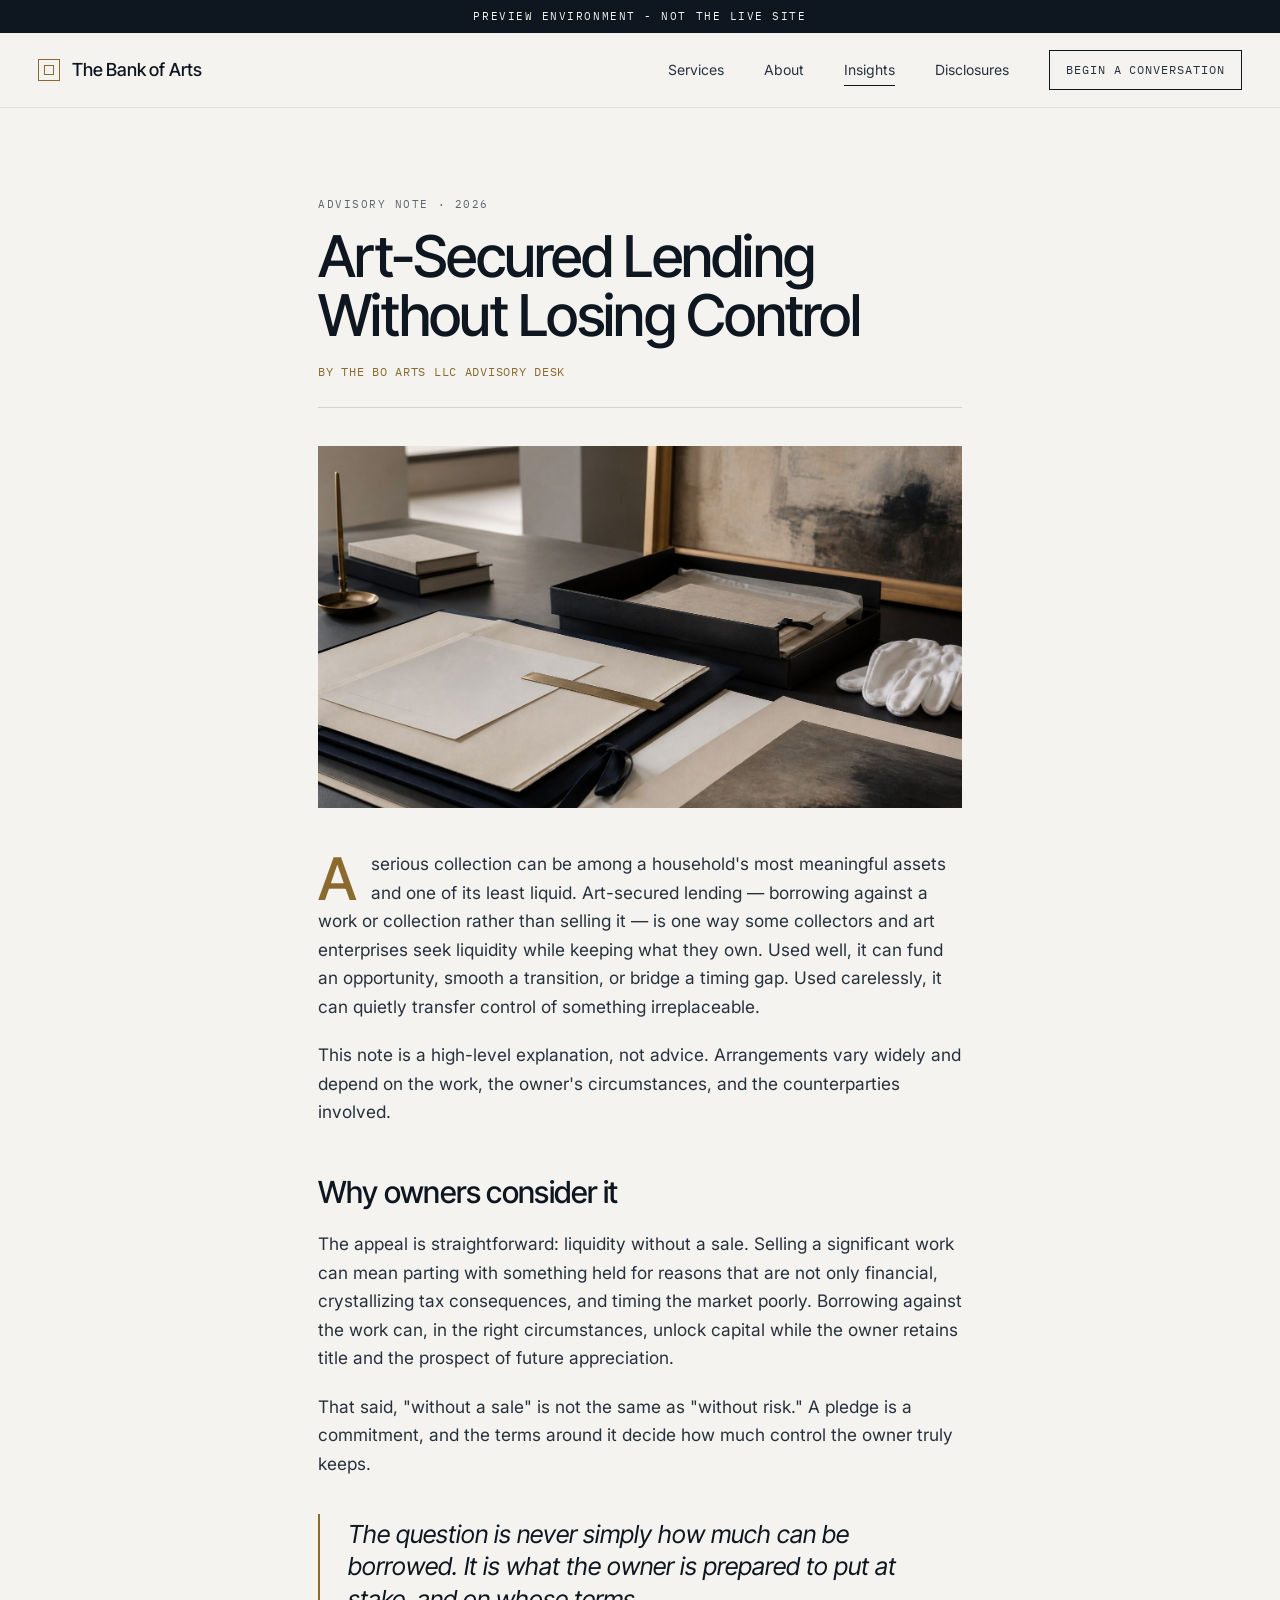
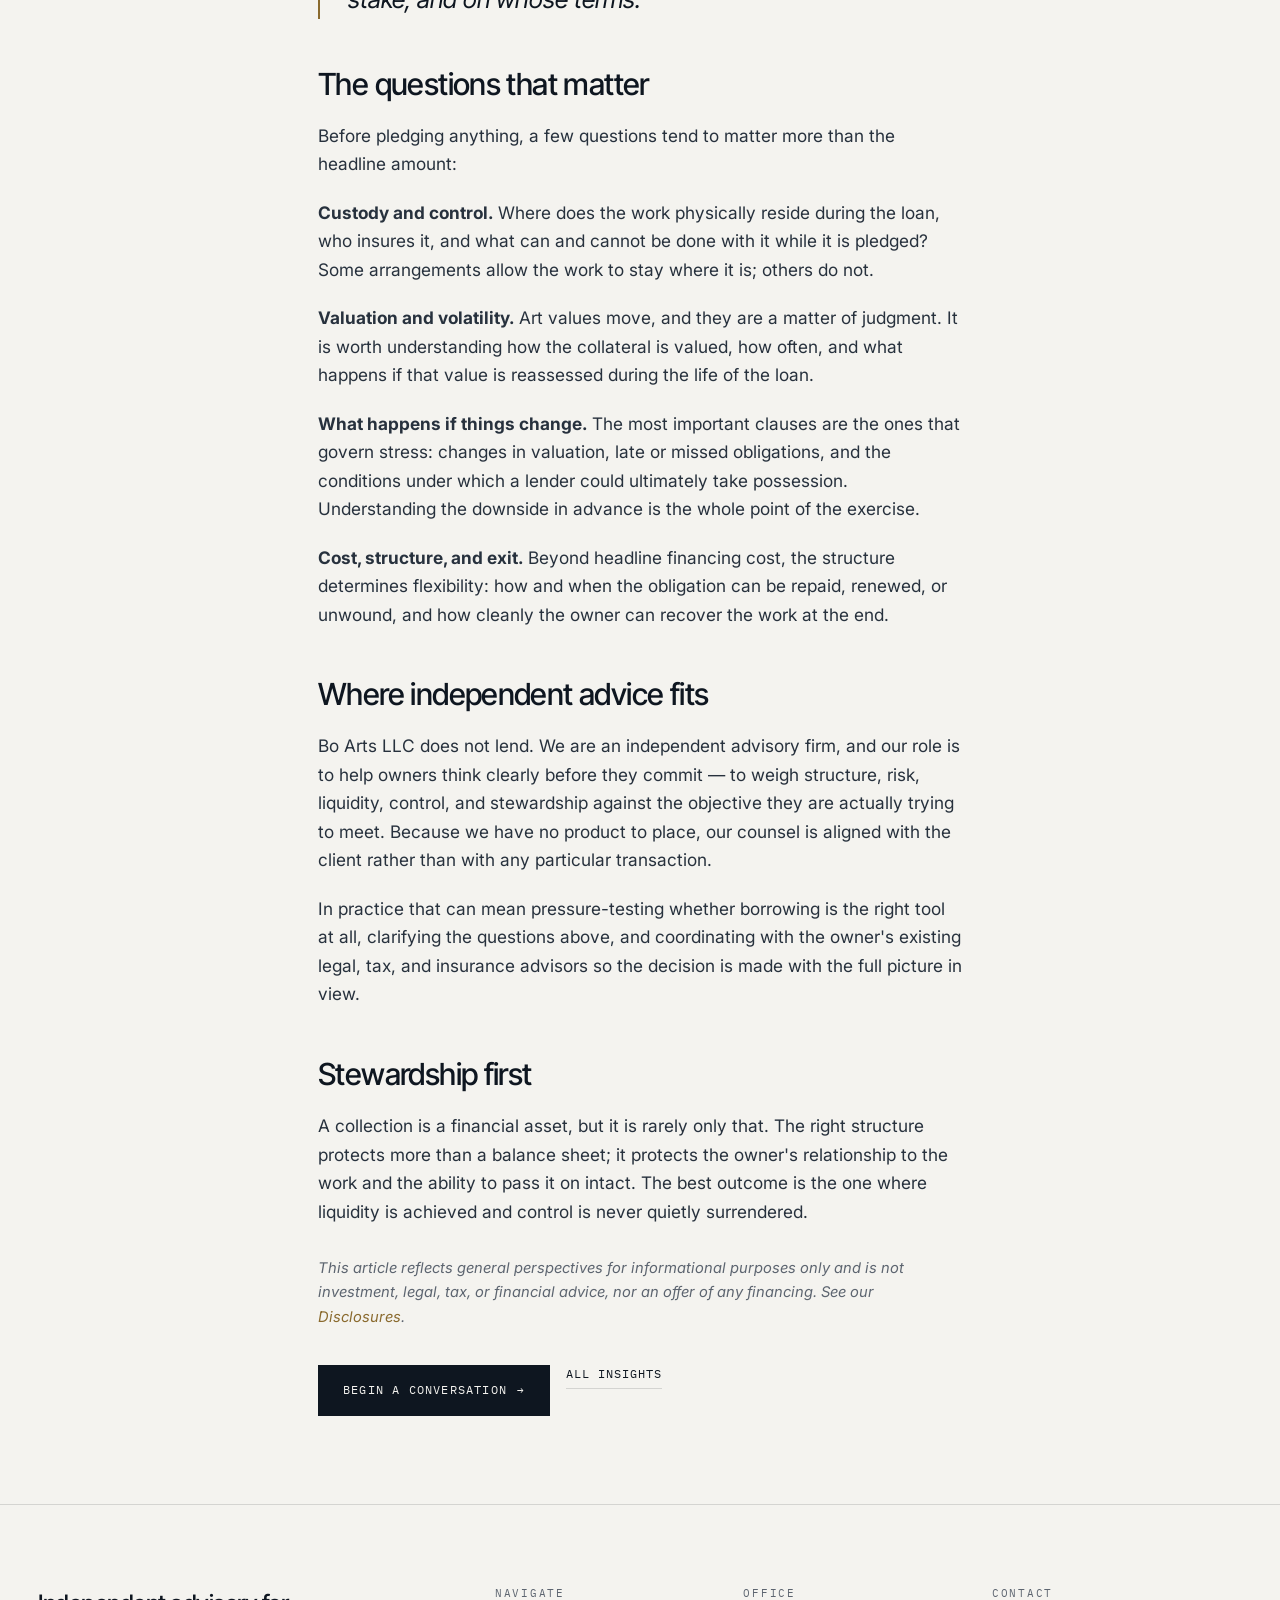
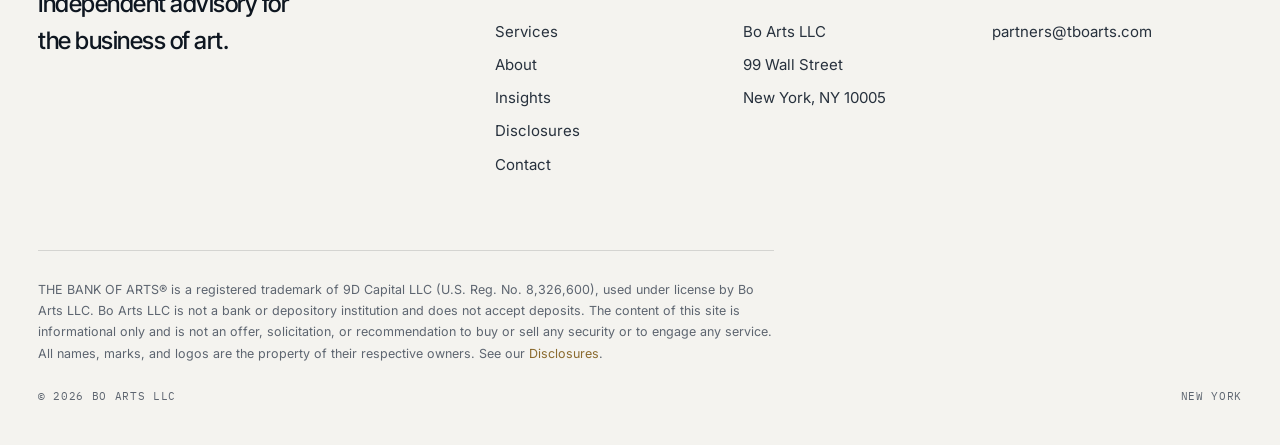
<file: insights-art-secured-lending.html>
<!DOCTYPE html>
<html lang="en">
<head>
<meta charset="UTF-8" />
<meta name="viewport" content="width=device-width, initial-scale=1.0" />
<title>Art-Secured Lending Without Losing Control | The Bank of Arts&reg;</title>
<meta name="description" content="How collectors and art enterprises can think about liquidity, collateral, and stewardship before pledging a work or collection. Educational perspective from Bo Arts LLC." />
<meta name="robots" content="noindex, nofollow" />
<link rel="canonical" href="https://thebankofarts.com/insights-art-secured-lending.html" />
<link rel="icon" href="data:image/svg+xml,<svg xmlns='http://www.w3.org/2000/svg' viewBox='0 0 100 100'><rect x='12' y='12' width='76' height='76' fill='none' stroke='%23a8843f' stroke-width='4'/><rect x='28' y='28' width='44' height='44' fill='none' stroke='%23a8843f' stroke-width='2'/></svg>" />
<link rel="preconnect" href="https://fonts.googleapis.com" />
<link rel="preconnect" href="https://fonts.gstatic.com" crossorigin />
<link href="https://fonts.googleapis.com/css2?family=Inter+Tight:wght@400;500;600&family=Inter:wght@400;500&family=IBM+Plex+Mono:wght@400;500&display=swap" rel="stylesheet" />
<link rel="stylesheet" href="styles.css" />
</head>
<body>
<a class="skip-link" href="#main">Skip to content</a>
<div class="preview">Preview environment - not the live site</div>
<header class="nav"><div class="wrap nav-in">
  <a href="index.html" class="brand"><span class="mk"></span> The Bank of Arts</a>
  <nav class="menu" id="main-menu">
    <a href="services.html">Services<span class="ln"></span></a>
    <a href="about.html">About<span class="ln"></span></a>
    <a href="insights.html" class="active">Insights<span class="ln"></span></a>
    <a href="disclosures.html">Disclosures<span class="ln"></span></a>
    <a href="contact.html" class="cta">Begin a conversation</a>
  </nav>
  <button class="burger" type="button" aria-label="Open menu" aria-controls="main-menu" aria-expanded="false">&#9776;</button>
</div></header>

<section class="sec-sm" id="main"><div class="wrap article">
  <div class="article-meta reveal">Advisory Note &middot; 2026</div>
  <h1 class="reveal">Art-Secured Lending Without Losing Control</h1>
  <div class="byline reveal">By the Bo Arts LLC Advisory Desk</div>
  <figure class="article-figure reveal"><img src="assets/boarts-services-diligence.jpg" alt="Archival art diligence materials on a gallery office table" loading="lazy" /></figure>
  <p class="reveal">A serious collection can be among a household's most meaningful assets and one of its least liquid. Art-secured lending &mdash; borrowing against a work or collection rather than selling it &mdash; is one way some collectors and art enterprises seek liquidity while keeping what they own. Used well, it can fund an opportunity, smooth a transition, or bridge a timing gap. Used carelessly, it can quietly transfer control of something irreplaceable.</p>
  <p class="reveal">This note is a high-level explanation, not advice. Arrangements vary widely and depend on the work, the owner's circumstances, and the counterparties involved.</p>
  <h2 class="reveal">Why owners consider it</h2>
  <p class="reveal">The appeal is straightforward: liquidity without a sale. Selling a significant work can mean parting with something held for reasons that are not only financial, crystallizing tax consequences, and timing the market poorly. Borrowing against the work can, in the right circumstances, unlock capital while the owner retains title and the prospect of future appreciation.</p>
  <p class="reveal">That said, "without a sale" is not the same as "without risk." A pledge is a commitment, and the terms around it decide how much control the owner truly keeps.</p>
  <blockquote class="reveal">The question is never simply how much can be borrowed. It is what the owner is prepared to put at stake, and on whose terms.</blockquote>
  <h2 class="reveal">The questions that matter</h2>
  <p class="reveal">Before pledging anything, a few questions tend to matter more than the headline amount:</p>
  <p class="reveal"><strong>Custody and control.</strong> Where does the work physically reside during the loan, who insures it, and what can and cannot be done with it while it is pledged? Some arrangements allow the work to stay where it is; others do not.</p>
  <p class="reveal"><strong>Valuation and volatility.</strong> Art values move, and they are a matter of judgment. It is worth understanding how the collateral is valued, how often, and what happens if that value is reassessed during the life of the loan.</p>
  <p class="reveal"><strong>What happens if things change.</strong> The most important clauses are the ones that govern stress: changes in valuation, late or missed obligations, and the conditions under which a lender could ultimately take possession. Understanding the downside in advance is the whole point of the exercise.</p>
  <p class="reveal"><strong>Cost, structure, and exit.</strong> Beyond headline financing cost, the structure determines flexibility: how and when the obligation can be repaid, renewed, or unwound, and how cleanly the owner can recover the work at the end.</p>
  <h2 class="reveal">Where independent advice fits</h2>
  <p class="reveal">Bo Arts LLC does not lend. We are an independent advisory firm, and our role is to help owners think clearly before they commit &mdash; to weigh structure, risk, liquidity, control, and stewardship against the objective they are actually trying to meet. Because we have no product to place, our counsel is aligned with the client rather than with any particular transaction.</p>
  <p class="reveal">In practice that can mean pressure-testing whether borrowing is the right tool at all, clarifying the questions above, and coordinating with the owner's existing legal, tax, and insurance advisors so the decision is made with the full picture in view.</p>
  <h2 class="reveal">Stewardship first</h2>
  <p class="reveal">A collection is a financial asset, but it is rarely only that. The right structure protects more than a balance sheet; it protects the owner's relationship to the work and the ability to pass it on intact. The best outcome is the one where liquidity is achieved and control is never quietly surrendered.</p>
  <p class="reveal" style="margin-top:30px;font-size:.92rem;color:var(--muted)"><em>This article reflects general perspectives for informational purposes only and is not investment, legal, tax, or financial advice, nor an offer of any financing. See our <a href="disclosures.html" style="color:var(--gold)">Disclosures</a>.</em></p>
  <div class="hero-actions reveal" style="flex-direction:row;gap:16px;margin-top:36px"><a href="contact.html" class="btn solid">Begin a conversation <span class="ar">&rarr;</span></a><a href="insights.html" class="link-ar">All insights</a></div>
</div></section>

<footer><div class="wrap">
  <div class="foot-top">
    <div><p class="lead">Independent advisory for the business of art.</p></div>
    <div class="col"><h4>Navigate</h4><a href="services.html">Services</a><a href="about.html">About</a><a href="insights.html">Insights</a><a href="disclosures.html">Disclosures</a><a href="contact.html">Contact</a></div>
    <div class="col"><h4>Office</h4><p>Bo Arts LLC</p><p>99 Wall Street</p><p>New York, NY 10005</p></div>
    <div class="col"><h4>Contact</h4><a href="mailto:partners@tboarts.com">partners@tboarts.com</a></div>
  </div>
  <div class="legal">THE BANK OF ARTS&reg; is a registered trademark of 9D Capital LLC (U.S. Reg. No. 8,326,600), used under license by Bo Arts LLC. Bo Arts LLC is not a bank or depository institution and does not accept deposits. The content of this site is informational only and is not an offer, solicitation, or recommendation to buy or sell any security or to engage any service. All names, marks, and logos are the property of their respective owners. See our <a href="disclosures.html" style="color:var(--gold)">Disclosures</a>.</div>
  <div class="copy"><span>&copy; 2026 Bo Arts LLC</span><span>New York</span></div>
</div></footer>
<script src="app.js"></script>
</body>
</html>
</file>
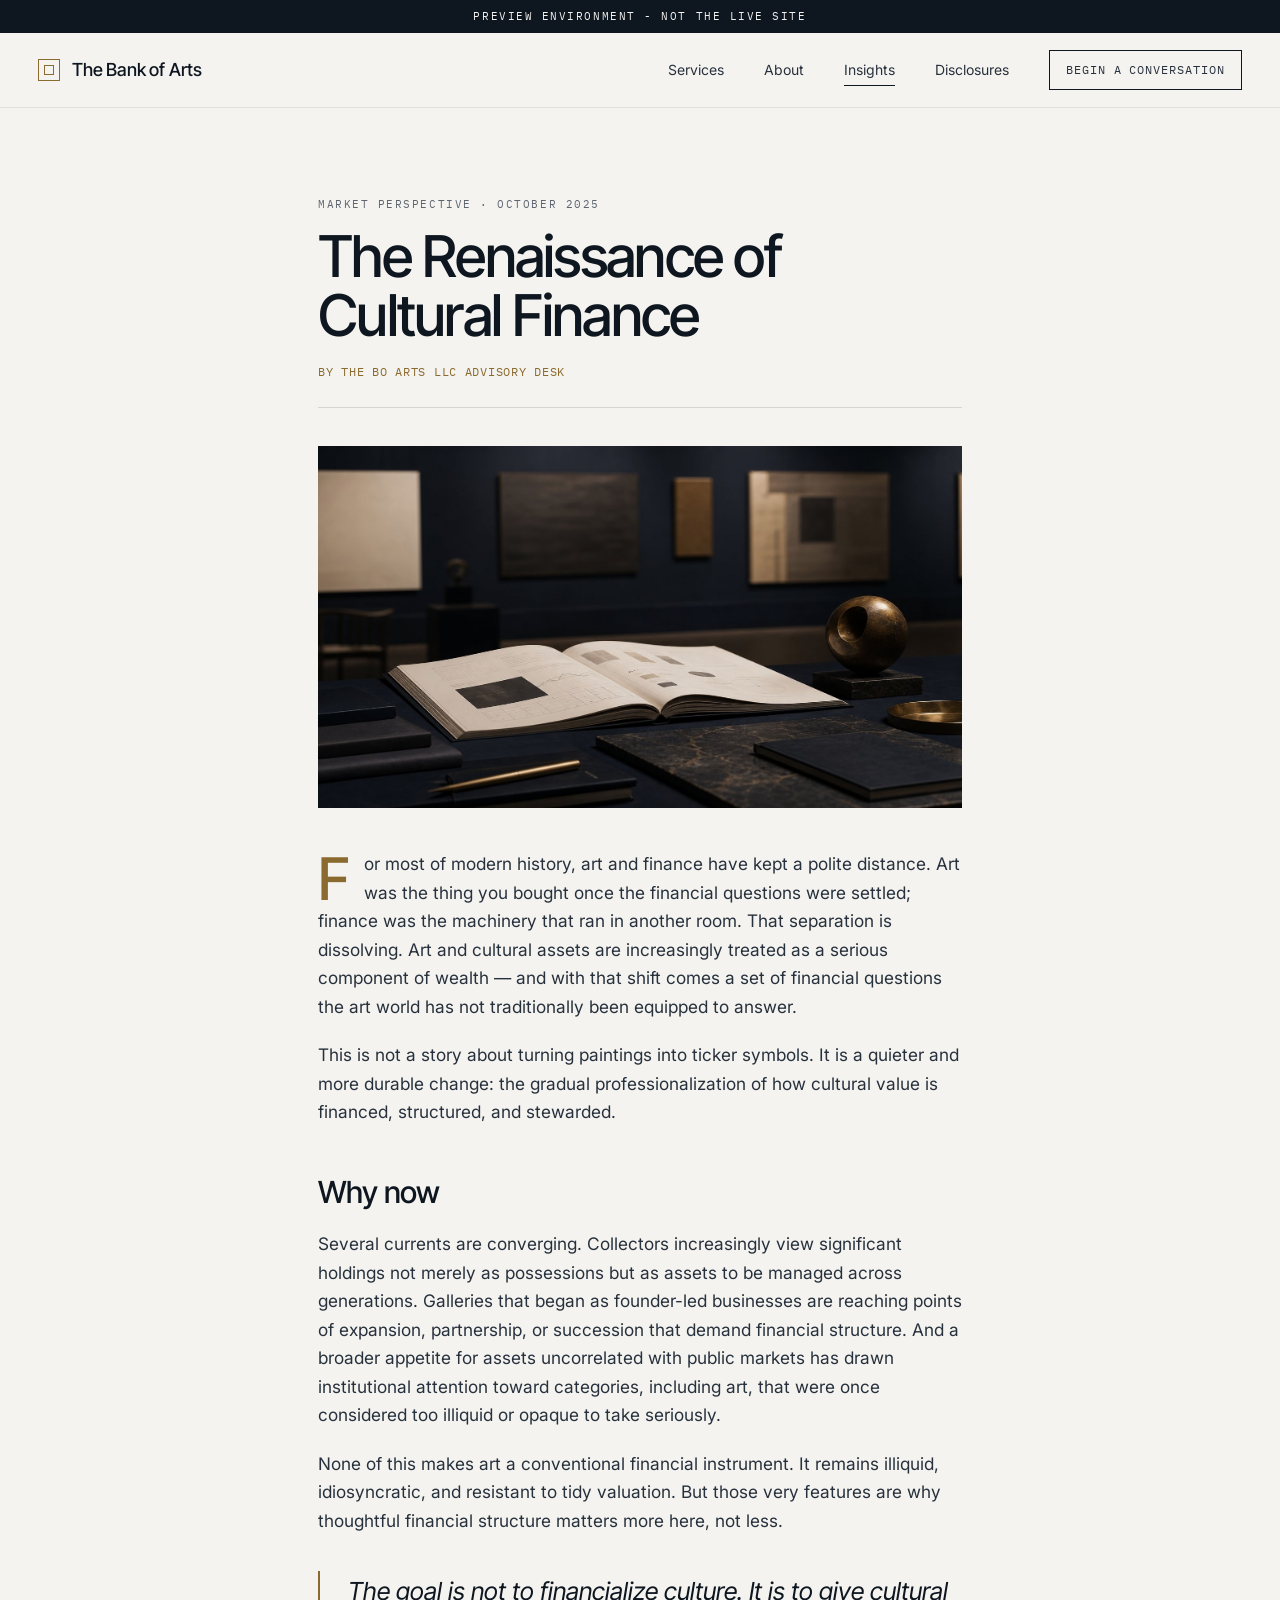
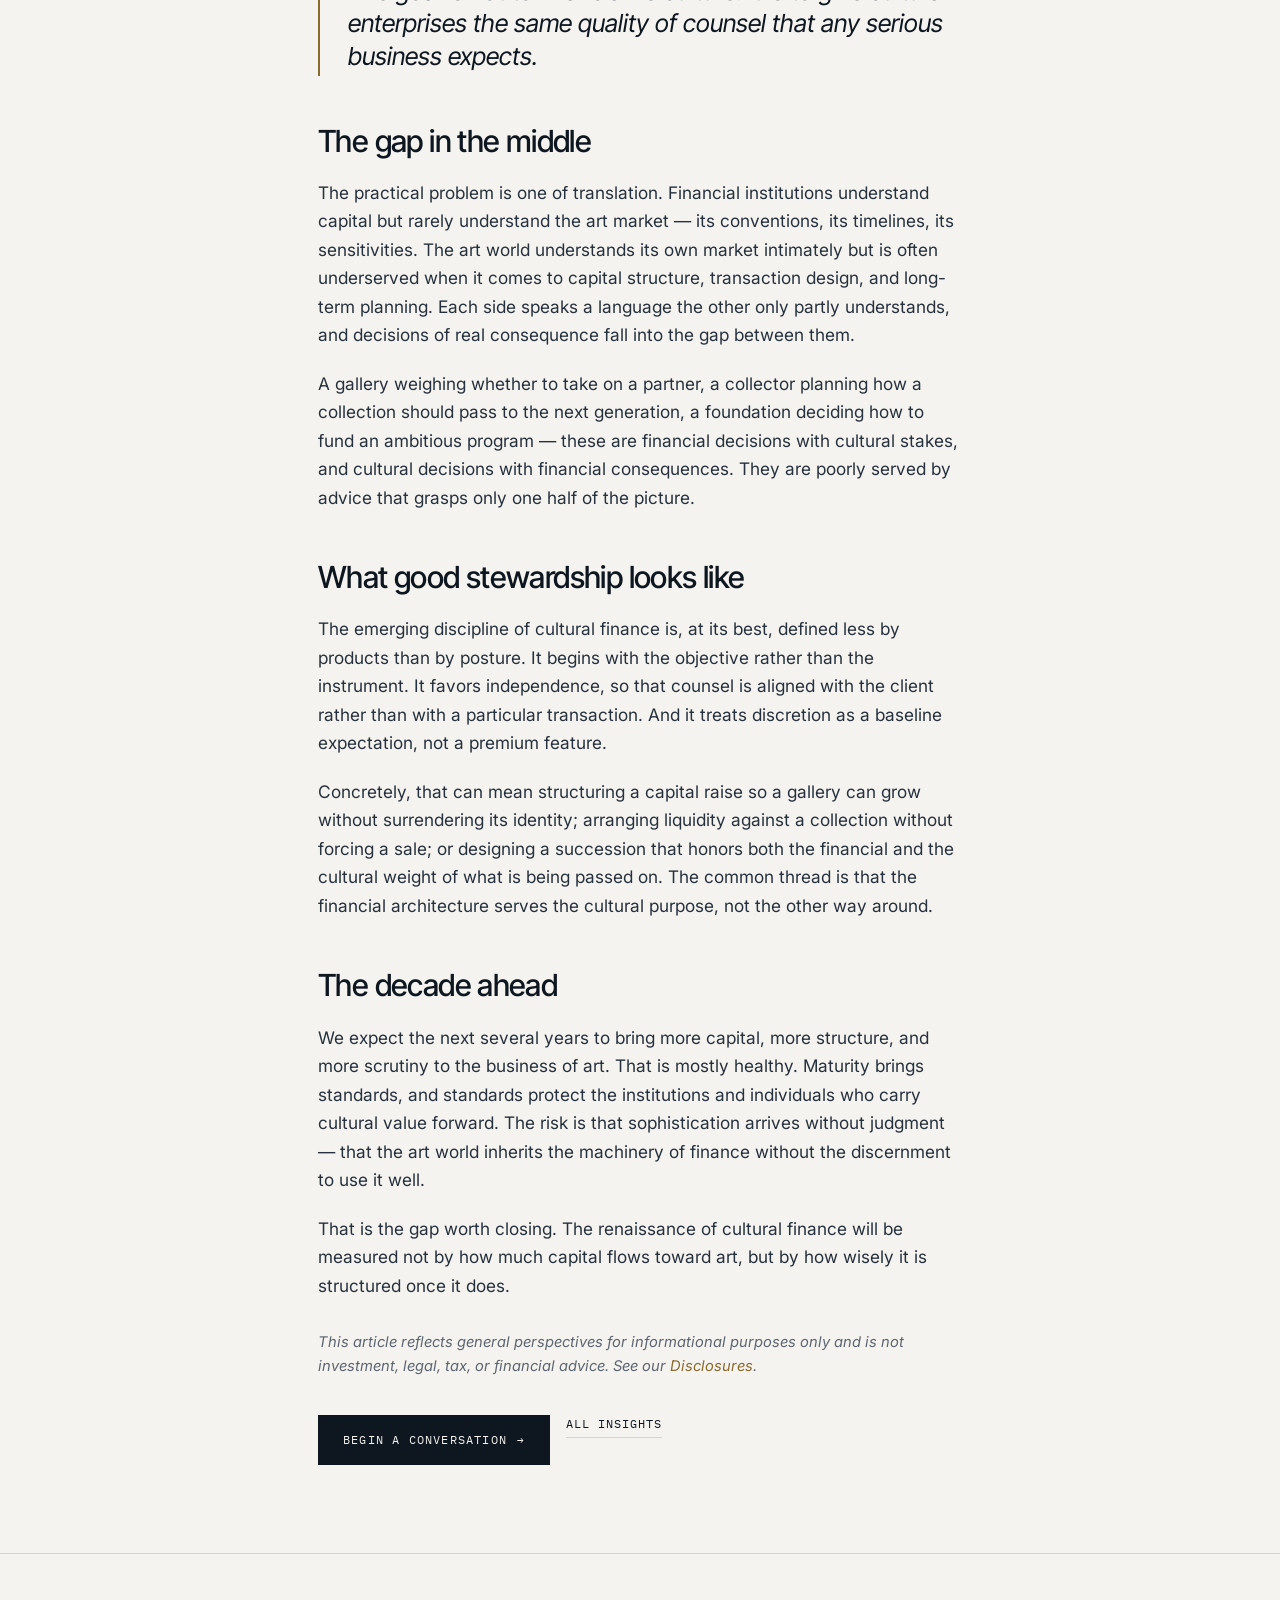
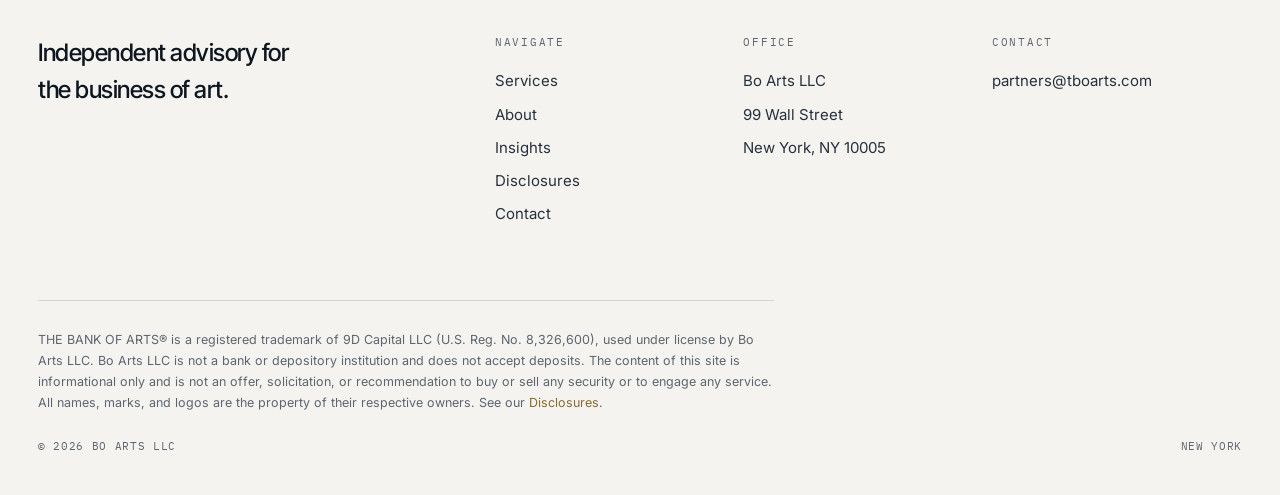
<file: insights-cultural-finance.html>
<!DOCTYPE html>
<html lang="en">
<head>
<meta charset="UTF-8" />
<meta name="viewport" content="width=device-width, initial-scale=1.0" />
<title>The Renaissance of Cultural Finance | The Bank of Arts&reg;</title>
<meta name="description" content="As art becomes a more widely recognized asset class, galleries, collectors, and cultural enterprises face a new set of financial questions &mdash; and opportunities." />
<meta name="robots" content="noindex, nofollow" />
<link rel="canonical" href="https://thebankofarts.com/insights-cultural-finance.html" />
<link rel="icon" href="data:image/svg+xml,<svg xmlns='http://www.w3.org/2000/svg' viewBox='0 0 100 100'><rect x='12' y='12' width='76' height='76' fill='none' stroke='%23a8843f' stroke-width='4'/><rect x='28' y='28' width='44' height='44' fill='none' stroke='%23a8843f' stroke-width='2'/></svg>" />
<link rel="preconnect" href="https://fonts.googleapis.com" />
<link rel="preconnect" href="https://fonts.gstatic.com" crossorigin />
<link href="https://fonts.googleapis.com/css2?family=Inter+Tight:wght@400;500;600&family=Inter:wght@400;500&family=IBM+Plex+Mono:wght@400;500&display=swap" rel="stylesheet" />
<link rel="stylesheet" href="styles.css" />
</head>
<body>
<a class="skip-link" href="#main">Skip to content</a>
<div class="preview">Preview environment - not the live site</div>
<header class="nav"><div class="wrap nav-in">
  <a href="index.html" class="brand"><span class="mk"></span> The Bank of Arts</a>
  <nav class="menu" id="main-menu">
    <a href="services.html">Services<span class="ln"></span></a>
    <a href="about.html">About<span class="ln"></span></a>
    <a href="insights.html" class="active">Insights<span class="ln"></span></a>
    <a href="disclosures.html">Disclosures<span class="ln"></span></a>
    <a href="contact.html" class="cta">Begin a conversation</a>
  </nav>
  <button class="burger" type="button" aria-label="Open menu" aria-controls="main-menu" aria-expanded="false">&#9776;</button>
</div></header>

<section class="sec-sm" id="main"><div class="wrap article">
  <div class="article-meta reveal">Market Perspective &middot; October 2025</div>
  <h1 class="reveal">The Renaissance of Cultural Finance</h1>
  <div class="byline reveal">By the Bo Arts LLC Advisory Desk</div>
  <figure class="article-figure reveal"><img src="assets/boarts-insights-market.jpg" alt="Art market intelligence still life with report, sculpture, and gallery backdrop" loading="lazy" /></figure>
  <p class="reveal">For most of modern history, art and finance have kept a polite distance. Art was the thing you bought once the financial questions were settled; finance was the machinery that ran in another room. That separation is dissolving. Art and cultural assets are increasingly treated as a serious component of wealth &mdash; and with that shift comes a set of financial questions the art world has not traditionally been equipped to answer.</p>
  <p class="reveal">This is not a story about turning paintings into ticker symbols. It is a quieter and more durable change: the gradual professionalization of how cultural value is financed, structured, and stewarded.</p>
  <h2 class="reveal">Why now</h2>
  <p class="reveal">Several currents are converging. Collectors increasingly view significant holdings not merely as possessions but as assets to be managed across generations. Galleries that began as founder-led businesses are reaching points of expansion, partnership, or succession that demand financial structure. And a broader appetite for assets uncorrelated with public markets has drawn institutional attention toward categories, including art, that were once considered too illiquid or opaque to take seriously.</p>
  <p class="reveal">None of this makes art a conventional financial instrument. It remains illiquid, idiosyncratic, and resistant to tidy valuation. But those very features are why thoughtful financial structure matters more here, not less.</p>
  <blockquote class="reveal">The goal is not to financialize culture. It is to give cultural enterprises the same quality of counsel that any serious business expects.</blockquote>
  <h2 class="reveal">The gap in the middle</h2>
  <p class="reveal">The practical problem is one of translation. Financial institutions understand capital but rarely understand the art market &mdash; its conventions, its timelines, its sensitivities. The art world understands its own market intimately but is often underserved when it comes to capital structure, transaction design, and long-term planning. Each side speaks a language the other only partly understands, and decisions of real consequence fall into the gap between them.</p>
  <p class="reveal">A gallery weighing whether to take on a partner, a collector planning how a collection should pass to the next generation, a foundation deciding how to fund an ambitious program &mdash; these are financial decisions with cultural stakes, and cultural decisions with financial consequences. They are poorly served by advice that grasps only one half of the picture.</p>
  <h2 class="reveal">What good stewardship looks like</h2>
  <p class="reveal">The emerging discipline of cultural finance is, at its best, defined less by products than by posture. It begins with the objective rather than the instrument. It favors independence, so that counsel is aligned with the client rather than with a particular transaction. And it treats discretion as a baseline expectation, not a premium feature.</p>
  <p class="reveal">Concretely, that can mean structuring a capital raise so a gallery can grow without surrendering its identity; arranging liquidity against a collection without forcing a sale; or designing a succession that honors both the financial and the cultural weight of what is being passed on. The common thread is that the financial architecture serves the cultural purpose, not the other way around.</p>
  <h2 class="reveal">The decade ahead</h2>
  <p class="reveal">We expect the next several years to bring more capital, more structure, and more scrutiny to the business of art. That is mostly healthy. Maturity brings standards, and standards protect the institutions and individuals who carry cultural value forward. The risk is that sophistication arrives without judgment &mdash; that the art world inherits the machinery of finance without the discernment to use it well.</p>
  <p class="reveal">That is the gap worth closing. The renaissance of cultural finance will be measured not by how much capital flows toward art, but by how wisely it is structured once it does.</p>
  <p class="reveal" style="margin-top:30px;font-size:.92rem;color:var(--muted)"><em>This article reflects general perspectives for informational purposes only and is not investment, legal, tax, or financial advice. See our <a href="disclosures.html" style="color:var(--gold)">Disclosures</a>.</em></p>
  <div class="hero-actions reveal" style="flex-direction:row;gap:16px;margin-top:36px"><a href="contact.html" class="btn solid">Begin a conversation <span class="ar">&rarr;</span></a><a href="insights.html" class="link-ar">All insights</a></div>
</div></section>

<footer><div class="wrap">
  <div class="foot-top">
    <div><p class="lead">Independent advisory for the business of art.</p></div>
    <div class="col"><h4>Navigate</h4><a href="services.html">Services</a><a href="about.html">About</a><a href="insights.html">Insights</a><a href="disclosures.html">Disclosures</a><a href="contact.html">Contact</a></div>
    <div class="col"><h4>Office</h4><p>Bo Arts LLC</p><p>99 Wall Street</p><p>New York, NY 10005</p></div>
    <div class="col"><h4>Contact</h4><a href="mailto:partners@tboarts.com">partners@tboarts.com</a></div>
  </div>
  <div class="legal">THE BANK OF ARTS&reg; is a registered trademark of 9D Capital LLC (U.S. Reg. No. 8,326,600), used under license by Bo Arts LLC. Bo Arts LLC is not a bank or depository institution and does not accept deposits. The content of this site is informational only and is not an offer, solicitation, or recommendation to buy or sell any security or to engage any service. All names, marks, and logos are the property of their respective owners. See our <a href="disclosures.html" style="color:var(--gold)">Disclosures</a>.</div>
  <div class="copy"><span>&copy; 2026 Bo Arts LLC</span><span>New York</span></div>
</div></footer>
<script src="app.js"></script>
</body>
</html>
</file>
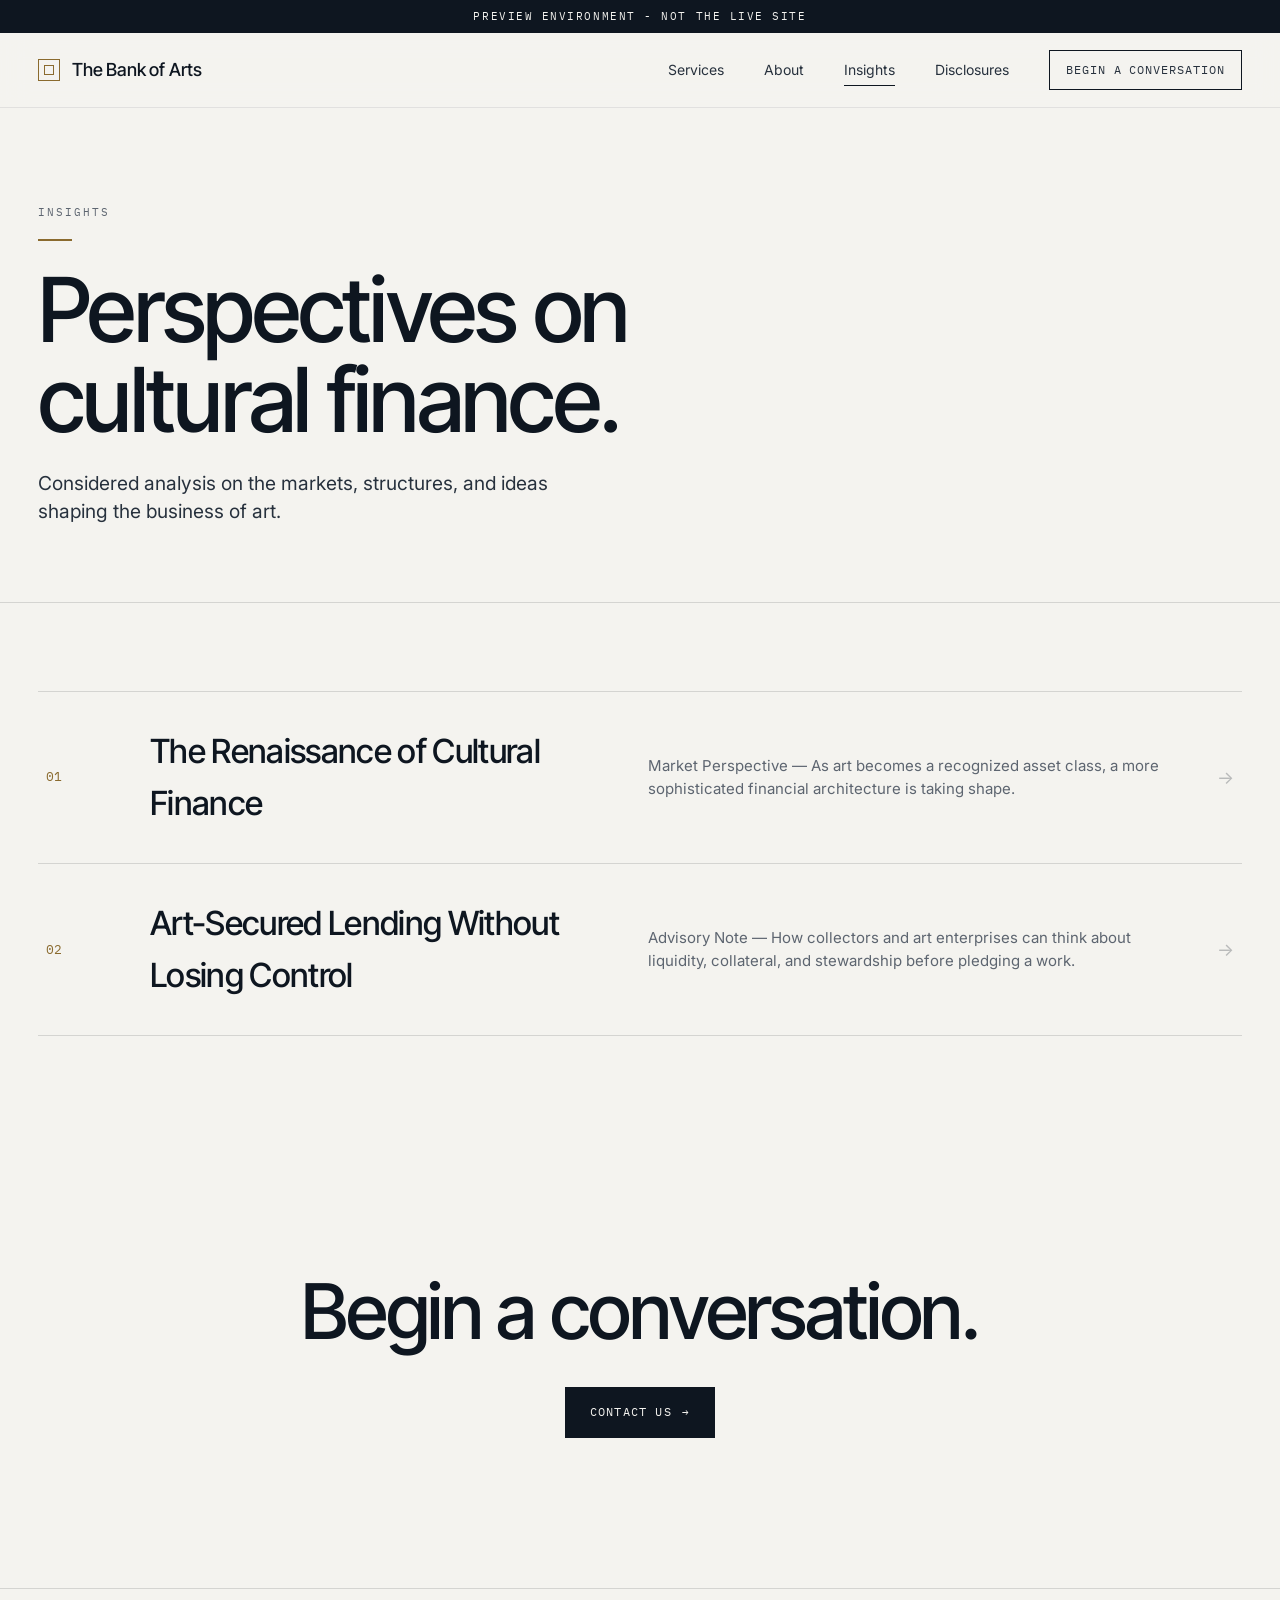
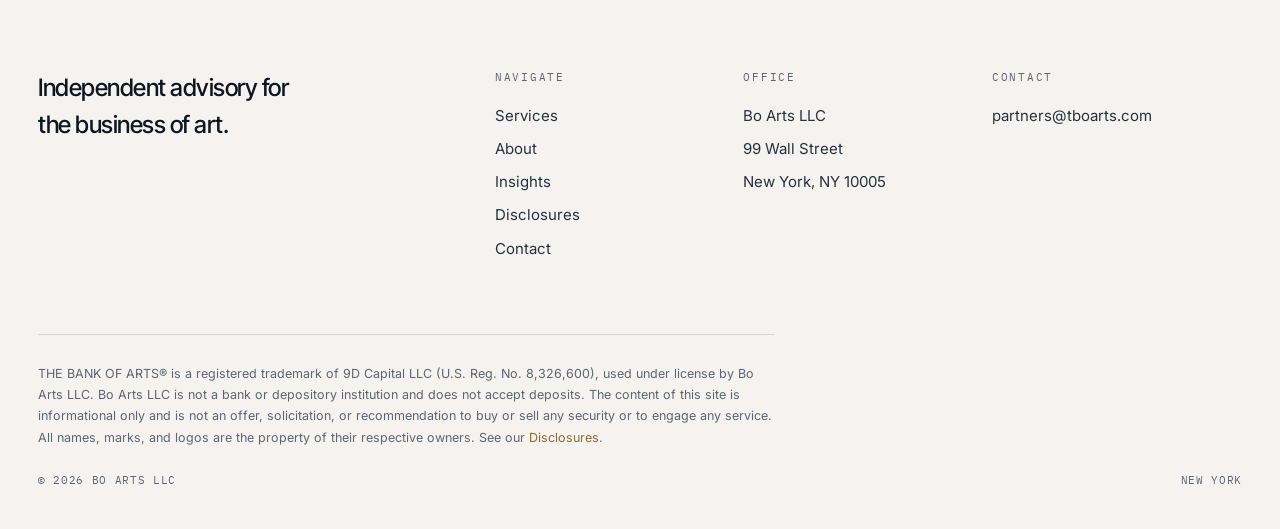
<file: insights.html>
<!DOCTYPE html>
<html lang="en">
<head>
<meta charset="UTF-8" />
<meta name="viewport" content="width=device-width, initial-scale=1.0" />
<title>Insights | The Bank of Arts&reg;</title>
<meta name="description" content="Perspectives on cultural finance from Bo Arts LLC &mdash; independent advisory for galleries, collectors, and cultural enterprises." />
<meta name="robots" content="noindex, nofollow" />
<link rel="canonical" href="https://thebankofarts.com/insights.html" />
<link rel="icon" href="data:image/svg+xml,<svg xmlns='http://www.w3.org/2000/svg' viewBox='0 0 100 100'><rect x='12' y='12' width='76' height='76' fill='none' stroke='%23a8843f' stroke-width='4'/><rect x='28' y='28' width='44' height='44' fill='none' stroke='%23a8843f' stroke-width='2'/></svg>" />
<link rel="preconnect" href="https://fonts.googleapis.com" />
<link rel="preconnect" href="https://fonts.gstatic.com" crossorigin />
<link href="https://fonts.googleapis.com/css2?family=Inter+Tight:wght@400;500;600&family=Inter:wght@400;500&family=IBM+Plex+Mono:wght@400;500&display=swap" rel="stylesheet" />
<link rel="stylesheet" href="styles.css" />
</head>
<body>
<a class="skip-link" href="#main">Skip to content</a>
<div class="preview">Preview environment - not the live site</div>
<header class="nav"><div class="wrap nav-in">
  <a href="index.html" class="brand"><span class="mk"></span> The Bank of Arts</a>
  <nav class="menu" id="main-menu">
    <a href="services.html">Services<span class="ln"></span></a>
    <a href="about.html">About<span class="ln"></span></a>
    <a href="insights.html" class="active">Insights<span class="ln"></span></a>
    <a href="disclosures.html">Disclosures<span class="ln"></span></a>
    <a href="contact.html" class="cta">Begin a conversation</a>
  </nav>
  <button class="burger" type="button" aria-label="Open menu" aria-controls="main-menu" aria-expanded="false">&#9776;</button>
</div></header>

<section class="page-hero" id="main"><div class="wrap">
  <span class="label reveal">Insights</span>
  <h1 class="reveal">Perspectives on<br>cultural finance.</h1>
  <p class="reveal">Considered analysis on the markets, structures, and ideas shaping the business of art.</p>
</div></section>

<section class="sec-sm"><div class="wrap">
  <div class="svc-list">
    <a class="svc-row reveal" href="insights-cultural-finance.html"><span class="no">01</span><h3>The Renaissance of Cultural Finance</h3><p>Market Perspective &mdash; As art becomes a recognized asset class, a more sophisticated financial architecture is taking shape.</p><span class="ar">&rarr;</span></a>
    <a class="svc-row reveal" href="insights-art-secured-lending.html"><span class="no">02</span><h3>Art-Secured Lending Without Losing Control</h3><p>Advisory Note &mdash; How collectors and art enterprises can think about liquidity, collateral, and stewardship before pledging a work.</p><span class="ar">&rarr;</span></a>
  </div>
</div></section>

<section class="cta-band"><div class="wrap"><h2 class="reveal">Begin a conversation.</h2><a href="contact.html" class="btn solid reveal">Contact us <span class="ar">&rarr;</span></a></div></section>

<footer><div class="wrap">
  <div class="foot-top">
    <div><p class="lead">Independent advisory for the business of art.</p></div>
    <div class="col"><h4>Navigate</h4><a href="services.html">Services</a><a href="about.html">About</a><a href="insights.html">Insights</a><a href="disclosures.html">Disclosures</a><a href="contact.html">Contact</a></div>
    <div class="col"><h4>Office</h4><p>Bo Arts LLC</p><p>99 Wall Street</p><p>New York, NY 10005</p></div>
    <div class="col"><h4>Contact</h4><a href="mailto:partners@tboarts.com">partners@tboarts.com</a></div>
  </div>
  <div class="legal">THE BANK OF ARTS&reg; is a registered trademark of 9D Capital LLC (U.S. Reg. No. 8,326,600), used under license by Bo Arts LLC. Bo Arts LLC is not a bank or depository institution and does not accept deposits. The content of this site is informational only and is not an offer, solicitation, or recommendation to buy or sell any security or to engage any service. All names, marks, and logos are the property of their respective owners. See our <a href="disclosures.html" style="color:var(--gold)">Disclosures</a>.</div>
  <div class="copy"><span>&copy; 2026 Bo Arts LLC</span><span>New York</span></div>
</div></footer>
<script src="app.js"></script>
</body>
</html>
</file>
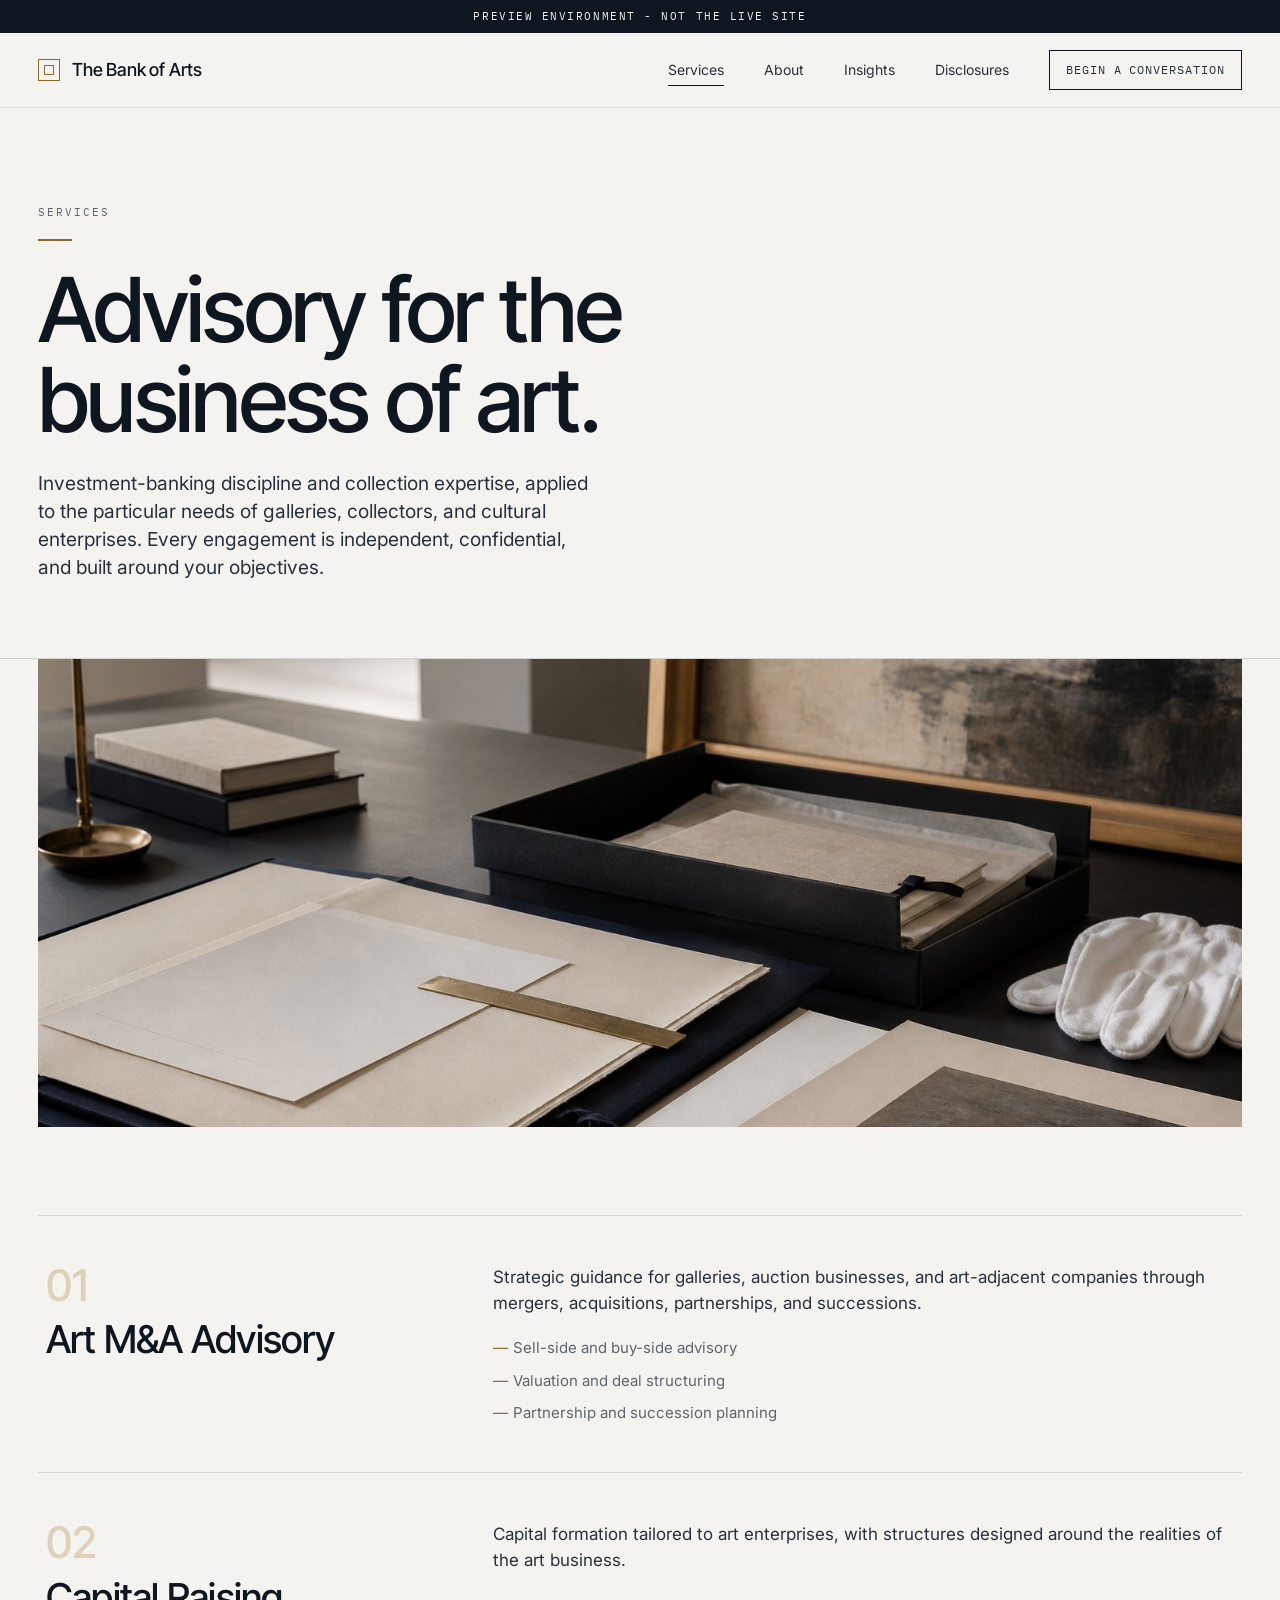
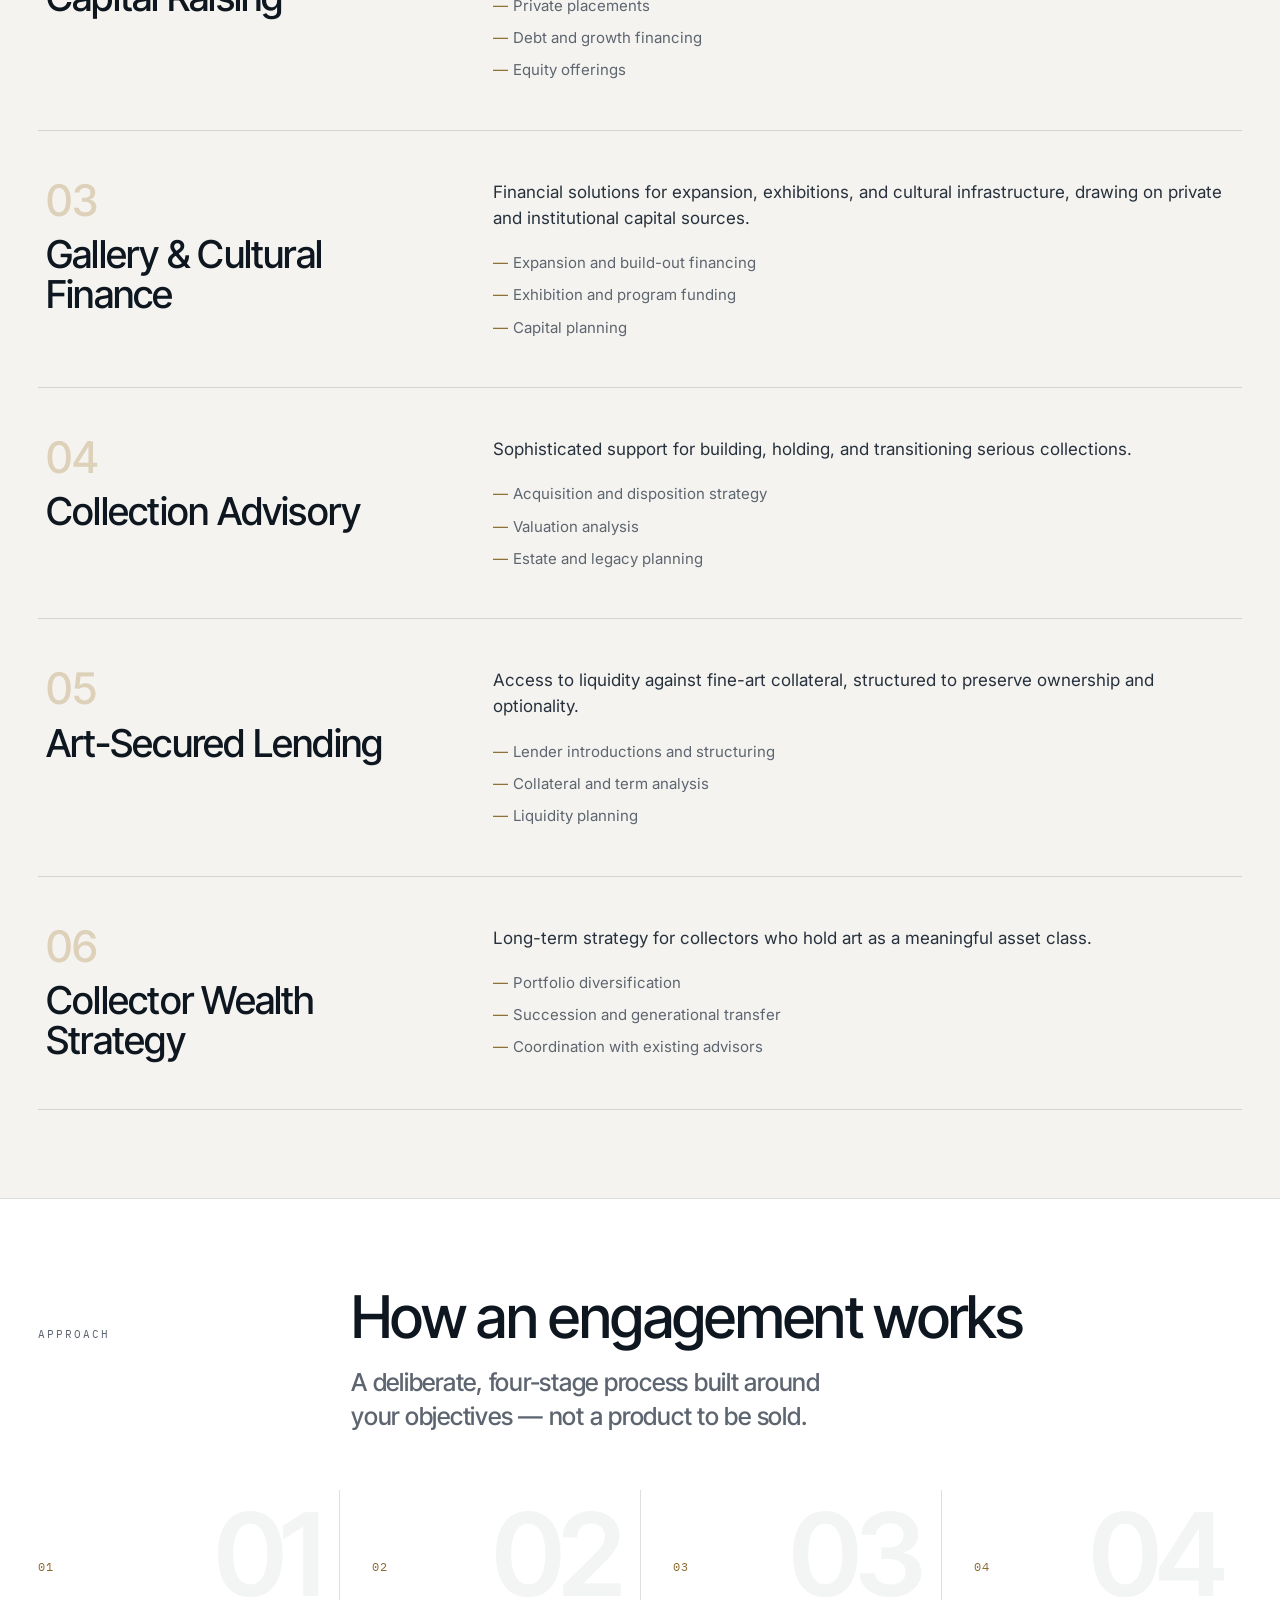
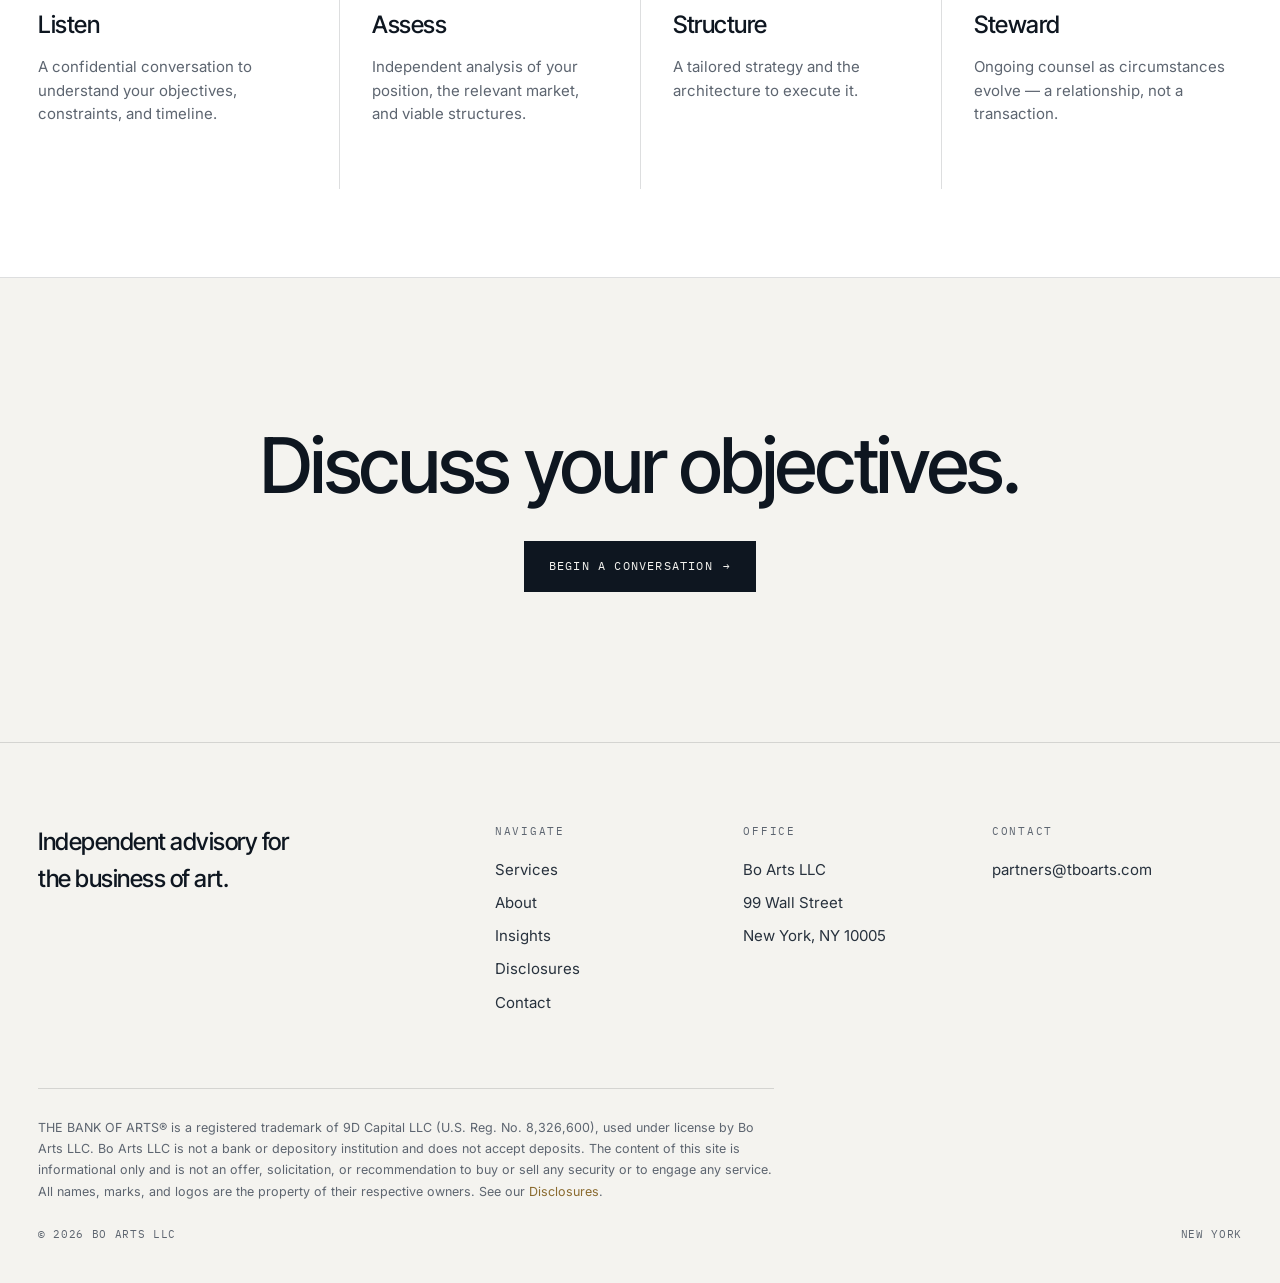
<file: services.html>
<!DOCTYPE html>
<html lang="en">
<head>
<meta charset="UTF-8" />
<meta name="viewport" content="width=device-width, initial-scale=1.0" />
<title>Services | The Bank of Arts&reg;</title>
<meta name="description" content="Independent advisory across art M&A, capital raising, gallery and cultural finance, collection advisory, art-secured lending, and collector wealth strategy." />
<meta name="robots" content="noindex, nofollow" />
<link rel="canonical" href="https://thebankofarts.com/services.html" />
<link rel="icon" href="data:image/svg+xml,<svg xmlns='http://www.w3.org/2000/svg' viewBox='0 0 100 100'><rect x='12' y='12' width='76' height='76' fill='none' stroke='%23a8843f' stroke-width='4'/><rect x='28' y='28' width='44' height='44' fill='none' stroke='%23a8843f' stroke-width='2'/></svg>" />
<link rel="preconnect" href="https://fonts.googleapis.com" />
<link rel="preconnect" href="https://fonts.gstatic.com" crossorigin />
<link href="https://fonts.googleapis.com/css2?family=Inter+Tight:wght@400;500;600&family=Inter:wght@400;500&family=IBM+Plex+Mono:wght@400;500&display=swap" rel="stylesheet" />
<link rel="stylesheet" href="styles.css" />
</head>
<body>
<a class="skip-link" href="#main">Skip to content</a>
<div class="preview">Preview environment - not the live site</div>
<header class="nav"><div class="wrap nav-in">
  <a href="index.html" class="brand"><span class="mk"></span> The Bank of Arts</a>
  <nav class="menu" id="main-menu">
    <a href="services.html" class="active">Services<span class="ln"></span></a>
    <a href="about.html">About<span class="ln"></span></a>
    <a href="insights.html">Insights<span class="ln"></span></a>
    <a href="disclosures.html">Disclosures<span class="ln"></span></a>
    <a href="contact.html" class="cta">Begin a conversation</a>
  </nav>
  <button class="burger" type="button" aria-label="Open menu" aria-controls="main-menu" aria-expanded="false">&#9776;</button>
</div></header>

<section class="page-hero" id="main"><div class="wrap">
  <span class="label reveal">Services</span>
  <h1 class="reveal">Advisory for the<br>business of art.</h1>
  <p class="reveal">Investment-banking discipline and collection expertise, applied to the particular needs of galleries, collectors, and cultural enterprises. Every engagement is independent, confidential, and built around your objectives.</p>
</div></section>

<section class="image-break reveal"><div class="wrap">
  <figure><img src="assets/boarts-services-diligence.jpg" alt="Archival art diligence materials on a gallery office table" loading="lazy" /></figure>
</div></section>

<section class="sec-sm"><div class="wrap">
  <div class="svc-detail reveal" id="art-ma"><div><span class="no">01</span><h3>Art M&amp;A Advisory</h3></div><div><p>Strategic guidance for galleries, auction businesses, and art-adjacent companies through mergers, acquisitions, partnerships, and successions.</p><ul><li>Sell-side and buy-side advisory</li><li>Valuation and deal structuring</li><li>Partnership and succession planning</li></ul></div></div>
  <div class="svc-detail reveal" id="capital-raising"><div><span class="no">02</span><h3>Capital Raising</h3></div><div><p>Capital formation tailored to art enterprises, with structures designed around the realities of the art business.</p><ul><li>Private placements</li><li>Debt and growth financing</li><li>Equity offerings</li></ul></div></div>
  <div class="svc-detail reveal" id="cultural-finance"><div><span class="no">03</span><h3>Gallery &amp; Cultural Finance</h3></div><div><p>Financial solutions for expansion, exhibitions, and cultural infrastructure, drawing on private and institutional capital sources.</p><ul><li>Expansion and build-out financing</li><li>Exhibition and program funding</li><li>Capital planning</li></ul></div></div>
  <div class="svc-detail reveal" id="collection-advisory"><div><span class="no">04</span><h3>Collection Advisory</h3></div><div><p>Sophisticated support for building, holding, and transitioning serious collections.</p><ul><li>Acquisition and disposition strategy</li><li>Valuation analysis</li><li>Estate and legacy planning</li></ul></div></div>
  <div class="svc-detail reveal" id="art-secured-lending"><div><span class="no">05</span><h3>Art-Secured Lending</h3></div><div><p>Access to liquidity against fine-art collateral, structured to preserve ownership and optionality.</p><ul><li>Lender introductions and structuring</li><li>Collateral and term analysis</li><li>Liquidity planning</li></ul></div></div>
  <div class="svc-detail reveal" id="collector-wealth"><div><span class="no">06</span><h3>Collector Wealth Strategy</h3></div><div><p>Long-term strategy for collectors who hold art as a meaningful asset class.</p><ul><li>Portfolio diversification</li><li>Succession and generational transfer</li><li>Coordination with existing advisors</li></ul></div></div>
</div></section>

<section class="approach"><div class="wrap sec-sm">
  <div class="sec-head" style="margin-bottom:56px"><span class="label ix reveal">Approach</span><h2 class="reveal">How an engagement works<span class="sm">A deliberate, four-stage process built around your objectives &mdash; not a product to be sold.</span></h2></div>
  <div class="steps">
    <div class="step reveal"><span class="no">01</span><h3>Listen</h3><p>A confidential conversation to understand your objectives, constraints, and timeline.</p></div>
    <div class="step reveal"><span class="no">02</span><h3>Assess</h3><p>Independent analysis of your position, the relevant market, and viable structures.</p></div>
    <div class="step reveal"><span class="no">03</span><h3>Structure</h3><p>A tailored strategy and the architecture to execute it.</p></div>
    <div class="step reveal"><span class="no">04</span><h3>Steward</h3><p>Ongoing counsel as circumstances evolve &mdash; a relationship, not a transaction.</p></div>
  </div>
</div></section>

<section class="cta-band"><div class="wrap"><h2 class="reveal">Discuss your objectives.</h2><a href="contact.html" class="btn solid reveal">Begin a conversation <span class="ar">&rarr;</span></a></div></section>

<footer><div class="wrap">
  <div class="foot-top">
    <div><p class="lead">Independent advisory for the business of art.</p></div>
    <div class="col"><h4>Navigate</h4><a href="services.html">Services</a><a href="about.html">About</a><a href="insights.html">Insights</a><a href="disclosures.html">Disclosures</a><a href="contact.html">Contact</a></div>
    <div class="col"><h4>Office</h4><p>Bo Arts LLC</p><p>99 Wall Street</p><p>New York, NY 10005</p></div>
    <div class="col"><h4>Contact</h4><a href="mailto:partners@tboarts.com">partners@tboarts.com</a></div>
  </div>
  <div class="legal">THE BANK OF ARTS&reg; is a registered trademark of 9D Capital LLC (U.S. Reg. No. 8,326,600), used under license by Bo Arts LLC. Bo Arts LLC is not a bank or depository institution and does not accept deposits. The content of this site is informational only and is not an offer, solicitation, or recommendation to buy or sell any security or to engage any service. All names, marks, and logos are the property of their respective owners. See our <a href="disclosures.html" style="color:var(--gold)">Disclosures</a>.</div>
  <div class="copy"><span>&copy; 2026 Bo Arts LLC</span><span>New York</span></div>
</div></footer>
<script src="app.js"></script>
</body>
</html>
</file>
<file: styles.css>
/* The Bank of Arts - shared Swiss-minimal system (staging) */
:root{
  --bg:#f4f3ef; --surface:#ffffff; --ink:#0e1620; --ink-2:#27313d; --muted:#5d6570;
  --line:rgba(14,22,32,.14); --line-2:rgba(14,22,32,.08);
  --gold:#8a6a2e; --gold-bright:#dcb877; --navy:#0b1a2e;
  --mx:38px; --maxw:1320px;
  --disp:"Inter Tight",-apple-system,Segoe UI,Roboto,Helvetica,Arial,sans-serif;
  --sans:"Inter",-apple-system,Segoe UI,Roboto,Helvetica,Arial,sans-serif;
  --mono:"IBM Plex Mono",ui-monospace,SFMono-Regular,Menlo,monospace;
  --ease:cubic-bezier(.22,.61,.36,1);
}
*{box-sizing:border-box;margin:0;padding:0}
html{scroll-behavior:smooth;-webkit-font-smoothing:antialiased;text-rendering:optimizeLegibility}
body{background:var(--bg);color:var(--ink);font-family:var(--sans);font-size:17px;line-height:1.55;font-weight:400}
a{color:inherit;text-decoration:none}
img{display:block;max-width:100%}
.skip-link{position:fixed;left:16px;top:12px;z-index:1000;transform:translateY(-140%);background:var(--ink);color:var(--bg);font-family:var(--mono);font-size:12px;letter-spacing:.08em;text-transform:uppercase;padding:10px 14px;border:1px solid var(--bg);transition:transform .2s var(--ease)}
.skip-link:focus{transform:translateY(0);outline:none}
a:focus-visible,button:focus-visible,input:focus-visible,textarea:focus-visible,select:focus-visible{outline:2px solid var(--gold);outline-offset:4px}
.wrap{max-width:var(--maxw);margin:0 auto;padding:0 var(--mx)}
.label{font-family:var(--mono);font-size:11px;letter-spacing:.18em;text-transform:uppercase;color:var(--muted);font-weight:400}
.rule{height:1px;background:var(--line);width:100%}
.reveal{transition:opacity .8s var(--ease),transform .8s var(--ease)}
.reveal-armed .reveal{opacity:0;transform:translateY(18px)}
.reveal-armed .reveal.in{opacity:1;transform:none}
@media (prefers-reduced-motion:reduce){.reveal-armed .reveal{opacity:1;transform:none;transition:none}}
.preview{background:var(--ink);color:#f4f3ef;font-family:var(--mono);font-size:11px;letter-spacing:.14em;text-transform:uppercase;text-align:center;padding:8px 14px}

/* nav */
.nav{position:sticky;top:0;z-index:50;background:rgba(244,243,239,.82);backdrop-filter:blur(14px);border-bottom:1px solid var(--line-2)}
.nav-in{display:flex;align-items:center;justify-content:space-between;height:74px;position:relative}
.brand{display:flex;align-items:center;gap:12px;font-family:var(--disp);font-weight:500;font-size:18px;letter-spacing:-.01em}
.brand .mk{width:22px;height:22px;border:1.5px solid var(--gold);position:relative;flex:none}
.brand .mk::after{content:"";position:absolute;inset:5px;border:1px solid var(--gold)}
.brand sup{color:var(--gold);font-size:9px}
.menu{display:flex;align-items:center;gap:40px}
.menu a{font-size:14px;color:var(--ink-2);position:relative;padding:4px 0}
.menu a .ln{position:absolute;left:0;bottom:-1px;height:1px;width:0;background:var(--ink);transition:width .35s var(--ease)}
.menu a:hover .ln,.menu a.active .ln{width:100%}
.menu .cta{font-family:var(--mono);font-size:12px;letter-spacing:.08em;text-transform:uppercase;border:1px solid var(--ink);padding:10px 16px;transition:all .3s var(--ease)}
.menu .cta:hover{background:var(--ink);color:var(--bg)}
.burger{display:none;background:none;border:0;font-size:22px;cursor:pointer;color:var(--ink)}

/* buttons / links */
.btn{font-family:var(--mono);font-size:12px;letter-spacing:.1em;text-transform:uppercase;display:inline-flex;align-items:center;gap:10px;padding:15px 24px;border:1px solid var(--ink);transition:all .3s var(--ease);cursor:pointer}
.btn .ar{transition:transform .3s var(--ease);font-size:.9em}
.btn:hover{background:var(--ink);color:var(--bg)}
.btn:hover .ar{transform:translateX(5px)}
.btn.solid{background:var(--ink);color:var(--bg)}
.btn.solid:hover{background:var(--gold);border-color:var(--gold)}
.btn.light{border-color:rgba(244,243,239,.72);color:#f6f5f1;background:rgba(8,14,22,.18);backdrop-filter:blur(3px)}
.btn.light:hover{background:#f6f5f1;color:var(--navy);border-color:#f6f5f1}
.link-ar{font-family:var(--mono);font-size:12px;letter-spacing:.08em;text-transform:uppercase;display:inline-flex;gap:8px;align-items:center;border-bottom:1px solid var(--line);padding-bottom:4px;transition:border-color .3s}
.link-ar:hover{border-color:var(--ink)}

/* home hero */
.hero{padding:78px 0 56px;border-bottom:1px solid var(--line)}
.hero-top{display:flex;justify-content:space-between;align-items:baseline;margin-bottom:54px}
.hero h1{font-family:var(--disp);font-weight:500;letter-spacing:-.035em;line-height:.96;font-size:clamp(3.1rem,9.2vw,8.4rem)}
.hero h1 em{font-style:normal;color:var(--gold)}
.hero-grid{display:grid;grid-template-columns:1.6fr 1fr;gap:48px;align-items:end;margin-top:48px}
.hero-lede{font-size:clamp(1.05rem,1.6vw,1.4rem);line-height:1.45;max-width:30ch;color:var(--ink-2);font-weight:400}
.hero-actions{display:flex;flex-direction:column;gap:16px;align-items:flex-start}
.hero-actions-row{flex-direction:row;flex-wrap:wrap;gap:14px}
.hero-full{position:relative;min-height:clamp(560px,76vh,820px);display:flex;align-items:center;overflow:hidden;border-bottom:1px solid var(--line);background:linear-gradient(135deg,#0b1a2e,#16263c)}
.hero-full__img{position:absolute;inset:0;width:100%;height:100%;object-fit:cover;object-position:74% center;z-index:0;filter:saturate(.94) contrast(1.04)}
.hero-full:before{content:"";position:absolute;inset:0;z-index:1;background:linear-gradient(90deg,rgba(5,10,18,.94) 0%,rgba(6,12,22,.82) 32%,rgba(8,14,22,.42) 58%,rgba(8,14,22,.08) 84%,rgba(8,14,22,0) 100%)}
.hero-full:after{content:"";position:absolute;left:0;right:0;bottom:0;height:48%;z-index:1;background:linear-gradient(180deg,rgba(8,14,22,0) 0%,rgba(8,14,22,.46) 100%);pointer-events:none}
.hero-full .wrap{position:relative;z-index:2;width:100%}
.hero-full__inner{max-width:660px;padding:44px 0}
.hero-full__meta{display:flex;justify-content:flex-start;align-items:center;gap:18px;flex-wrap:wrap;margin-bottom:28px;max-width:none}
.hero-full__meta span{position:relative;display:inline-flex;align-items:center}
.hero-full__meta span:not(:first-child){padding-left:18px}
.hero-full__meta span:not(:first-child):before{content:"";position:absolute;left:0;top:50%;transform:translateY(-50%);width:3px;height:3px;border-radius:50%;background:var(--gold);opacity:.85}
.hero-full .label{color:rgba(244,243,239,.82)}
.hero-full h1{font-family:var(--disp);font-weight:600;letter-spacing:-.045em;line-height:.94;font-size:clamp(3rem,6.3vw,6rem);color:#f6f5f1;text-wrap:balance}
.hero-full h1 em{font-style:normal;color:var(--gold-bright)}
.hero-full__lede{margin-top:22px;max-width:31ch;font-size:clamp(1rem,1.35vw,1.2rem);line-height:1.42;color:rgba(244,243,239,.9)}
.hero-full .hero-actions{margin-top:26px}
.hero-discipline{display:grid;grid-template-columns:repeat(3,minmax(0,1fr));column-gap:34px;margin-top:44px;border-top:1px solid rgba(244,243,239,.3);max-width:650px}
.hero-discipline span{display:flex;align-items:baseline;gap:12px;padding:15px 0;border-bottom:1px solid rgba(244,243,239,.16);font-family:var(--mono);font-size:11.5px;letter-spacing:.06em;text-transform:uppercase;color:rgba(244,243,239,.82)}
.hero-discipline b{font-weight:500;color:var(--gold-bright);font-size:11px;letter-spacing:.04em}

/* page hero (sub-pages) */
.page-hero{padding:96px 0 76px;border-bottom:1px solid var(--line)}
.page-hero .label{display:block;margin-bottom:24px}
.page-hero h1{font-family:var(--disp);font-weight:500;letter-spacing:-.03em;line-height:1;font-size:clamp(2.6rem,7vw,5.8rem)}
.page-hero p{color:var(--ink-2);max-width:48ch;margin-top:26px;font-size:clamp(1.05rem,1.5vw,1.3rem);line-height:1.45}

/* image band */
.band{padding:0}
.band-grid{display:grid;grid-template-columns:repeat(12,1fr);gap:2px;height:38vh;min-height:320px}
.band-grid figure{overflow:hidden;background:linear-gradient(135deg,#e7e4dc,#d8d4ca);position:relative}
.band-grid figure:nth-child(1){grid-column:span 5}
.band-grid figure:nth-child(2){grid-column:span 4}
.band-grid figure:nth-child(3){grid-column:span 3}
.band-grid img{width:100%;height:100%;object-fit:cover;transition:transform 1.2s var(--ease);filter:saturate(.9) brightness(.93) contrast(1.04)}
.band-grid figure:hover img{transform:scale(1.05)}

/* statement band */
.statement-band{position:relative;background:var(--navy);color:#eef1f5;border-top:1px solid rgba(238,241,245,.1);border-bottom:1px solid rgba(238,241,245,.12);overflow:hidden}
.statement-band:before{content:"";position:absolute;inset:0;pointer-events:none;background:radial-gradient(circle at 82% 22%,rgba(168,132,63,.16),transparent 28%),linear-gradient(180deg,rgba(255,255,255,.035),transparent 42%);opacity:.9}
.statement-grid{position:relative;display:grid;grid-template-columns:1.35fr .65fr;gap:72px;align-items:center;padding:88px var(--mx)}
.statement-copy{max-width:850px}
.statement-copy .label{color:rgba(238,241,245,.58)}
.statement-copy h2{margin-top:24px;font-family:var(--disp);font-weight:500;letter-spacing:-.035em;line-height:1;font-size:clamp(2.45rem,5.6vw,5.25rem);text-wrap:balance}
.statement-copy h2 em{font-style:normal;color:var(--gold-bright)}
.statement-media{height:360px;min-height:0;border:1px solid rgba(238,241,245,.16);overflow:hidden;background:rgba(238,241,245,.04);transform:translateY(34px)}
.statement-media img{width:100%;height:100%;object-fit:cover;filter:saturate(.86) brightness(.82) contrast(1.08);transition:transform 1.2s var(--ease)}
.statement-media:hover img{transform:scale(1.04)}
.image-break{padding:0}
.image-break figure{height:52vh;min-height:360px;overflow:hidden;background:linear-gradient(135deg,#e7e4dc,#d8d4ca)}
.image-break img{width:100%;height:100%;object-fit:cover;filter:saturate(.92)}
.image-break--contact img{object-position:center 58%}

/* sections */
.sec{padding:104px 0}
.sec-sm{padding:88px 0}
.wrap.sec,.wrap.sec-sm{padding-left:var(--mx);padding-right:var(--mx)}
.sec-head{display:grid;grid-template-columns:repeat(12,1fr);gap:48px;align-items:baseline;margin-bottom:72px}
.sec-head .ix{grid-column:span 3}
.sec-head h2{grid-column:span 9;font-family:var(--disp);font-weight:500;letter-spacing:-.028em;line-height:1.02;font-size:clamp(2rem,4.6vw,3.7rem)}
.sec-head h2 .sm{display:block;color:var(--muted);font-size:.42em;letter-spacing:-.01em;margin-top:18px;max-width:34ch;line-height:1.4}

/* services list (home) */
.svc-list{border-top:1px solid var(--line)}
.svc-row{display:grid;grid-template-columns:80px 1fr 1.1fr 40px;gap:24px;align-items:center;padding:34px 8px;border-bottom:1px solid var(--line);transition:padding .4s var(--ease),background .4s var(--ease);position:relative}
.svc-row:hover{padding-left:24px;padding-right:24px;background:var(--surface)}
.svc-row .no{font-family:var(--mono);font-size:13px;color:var(--gold)}
.svc-row h3{font-family:var(--disp);font-weight:500;font-size:clamp(1.4rem,2.6vw,2.1rem);letter-spacing:-.02em}
.svc-row p{color:var(--muted);font-size:15px;line-height:1.5}
.svc-row .ar{justify-self:end;font-size:18px;color:var(--ink);opacity:.25;transition:all .3s var(--ease)}
.svc-row:hover .ar{opacity:1;transform:translateX(4px);color:var(--gold)}

/* services detail (services page) */
.svc-detail{display:grid;grid-template-columns:.8fr 1.2fr;gap:48px;padding:48px 8px;border-bottom:1px solid var(--line)}
.svc-detail:first-of-type{border-top:1px solid var(--line)}
.svc-detail{scroll-margin-top:96px}
.svc-detail .no{font-family:var(--mono);font-size:12px;color:var(--gold);display:block;margin-bottom:14px}
.svc-detail h3{font-family:var(--disp);font-weight:500;font-size:clamp(1.6rem,3vw,2.4rem);letter-spacing:-.02em;line-height:1.05}
.svc-detail p{color:var(--ink-2);margin-bottom:20px}
.svc-detail ul{list-style:none;display:flex;flex-direction:column;gap:9px}
.svc-detail li{color:var(--muted);font-size:15px;padding-left:20px;position:relative}
.svc-detail li::before{content:"\2014";position:absolute;left:0;color:var(--gold)}

/* approach */
.approach{background:var(--surface);border-top:1px solid var(--line);border-bottom:1px solid var(--line)}
.steps{display:grid;grid-template-columns:repeat(4,1fr)}
.step{position:relative;overflow:hidden;padding:62px 32px 64px;border-left:1px solid var(--line);transition:background .45s var(--ease),padding .45s var(--ease)}
.step:first-child{border-left:0;padding-left:0}
.step:last-child{padding-right:0}
.step:before{position:absolute;right:22px;top:18px;font-family:var(--disp);font-size:clamp(5rem,9vw,8.5rem);font-weight:600;letter-spacing:-.06em;line-height:.8;color:var(--ink);opacity:.045;pointer-events:none}
.step:nth-child(1):before{content:"01"}
.step:nth-child(2):before{content:"02"}
.step:nth-child(3):before{content:"03"}
.step:nth-child(4):before{content:"04"}
.step:hover{background:linear-gradient(180deg,rgba(168,132,63,.055),rgba(168,132,63,0));padding-top:54px}
.step .no{position:relative;z-index:1;font-family:var(--mono);font-size:12px;color:var(--gold);letter-spacing:.1em}
.step h3{position:relative;z-index:1;font-family:var(--disp);font-weight:500;font-size:1.5rem;letter-spacing:-.02em;margin:28px 0 12px}
.step p{position:relative;z-index:1;color:var(--muted);font-size:15px;line-height:1.55}

/* serve */
.serve-grid{display:grid;grid-template-columns:repeat(3,1fr);gap:0;border-top:1px solid var(--line)}
.serve{padding:44px 36px 52px;border-left:1px solid var(--line)}
.serve:first-child{border-left:0;padding-left:0}
.serve h3{font-family:var(--disp);font-weight:500;font-size:1.6rem;letter-spacing:-.02em;margin-bottom:14px}
.serve p{color:var(--muted);font-size:15.5px}

/* stats */
.stats{display:grid;grid-template-columns:repeat(3,1fr);border-top:1px solid var(--line);border-bottom:1px solid var(--line)}
.stat{padding:60px 36px;border-left:1px solid var(--line)}
.stat:first-child{border-left:0;padding-left:0}
.stat .big{font-family:var(--disp);font-weight:500;font-size:clamp(1.8rem,3vw,2.6rem);letter-spacing:-.02em}
.stat .lbl{color:var(--muted);font-size:14px;margin-top:8px}

/* split (about) */
.split{display:grid;grid-template-columns:1fr 1fr;gap:64px;align-items:center}
.split h2{font-family:var(--disp);font-weight:500;font-size:clamp(1.8rem,3.4vw,2.8rem);letter-spacing:-.025em;margin-bottom:20px;line-height:1.05}
.split p{color:var(--ink-2);margin-bottom:16px}
.split .media{aspect-ratio:4/5;background:linear-gradient(135deg,#e7e4dc,#d8d4ca);overflow:hidden}
.split .media img{width:100%;height:100%;object-fit:cover;filter:saturate(.92)}

/* feature dark */
.feature{background:var(--navy);color:#eef1f5}
.feature .wrap{padding-top:108px;padding-bottom:108px}
.feature .label{color:rgba(238,241,245,.55)}
.feature-grid{display:grid;grid-template-columns:1.5fr 1fr;gap:60px;align-items:end;margin-top:40px}
.feature h2{font-family:var(--disp);font-weight:400;letter-spacing:-.025em;line-height:1.08;font-size:clamp(1.9rem,4vw,3.2rem)}
.feature h2 em{font-style:italic;color:var(--gold-bright)}
.feature p{color:rgba(238,241,245,.7);font-size:1.05rem;max-width:38ch}
.feature .btn{border-color:rgba(238,241,245,.4);color:#eef1f5}
.feature .btn:hover{background:#eef1f5;color:var(--navy)}
.feature-media{margin-top:70px;height:48vh;min-height:360px;overflow:hidden;border:1px solid rgba(238,241,245,.14);background:rgba(238,241,245,.04)}
.feature-media img{width:100%;height:100%;object-fit:cover;filter:saturate(.9)}

/* cta band */
.cta-band{text-align:center;padding:150px 0}
.cta-band h2{font-family:var(--disp);font-weight:500;letter-spacing:-.03em;line-height:1;font-size:clamp(2.4rem,6vw,5.2rem);margin-bottom:36px}

/* forms (contact) */
.form-grid{display:grid;grid-template-columns:1fr 1fr;gap:64px;align-items:start}
.contact-info p{color:var(--ink-2);margin-bottom:8px}
.contact-info .k{font-family:var(--mono);font-size:11px;letter-spacing:.12em;text-transform:uppercase;color:var(--muted);margin-top:22px}
.field{margin-bottom:18px}
label{display:block;font-family:var(--mono);font-size:11px;letter-spacing:.12em;text-transform:uppercase;color:var(--muted);margin-bottom:8px}
input,textarea,select{width:100%;background:var(--surface);border:1px solid var(--line);color:var(--ink);padding:14px 16px;font-family:var(--sans);font-size:15px;border-radius:0;transition:border-color .25s}
input:focus,textarea:focus,select:focus{outline:none;border-color:var(--ink)}
.formnote{color:var(--muted);font-size:13px;margin-top:14px}

/* article (insights) */
.article{max-width:760px;margin:0 auto}
.article .article-meta{font-family:var(--mono);font-size:11px;letter-spacing:.14em;text-transform:uppercase;color:var(--muted);margin-bottom:14px}
.article h1{font-family:var(--disp);font-weight:500;letter-spacing:-.03em;line-height:1.02;font-size:clamp(2.2rem,5vw,3.6rem);margin-bottom:18px}
.article .byline{font-family:var(--mono);font-size:12px;letter-spacing:.06em;color:var(--gold);text-transform:uppercase;border-bottom:1px solid var(--line);padding-bottom:26px;margin-bottom:38px}
.article-figure{margin:0 0 42px;overflow:hidden;background:linear-gradient(135deg,#e7e4dc,#d8d4ca);aspect-ratio:16/9}
.article-figure img{width:100%;height:100%;object-fit:cover;filter:saturate(.92)}
.article h2{font-family:var(--disp);font-weight:500;font-size:clamp(1.4rem,2.6vw,1.9rem);letter-spacing:-.02em;margin:42px 0 14px}
.article p{color:var(--ink-2);margin-bottom:20px;font-size:1.08rem;line-height:1.65}
.article blockquote{border-left:2px solid var(--gold);padding:4px 0 4px 24px;margin:32px 0;font-family:var(--disp);font-style:italic;font-size:1.45rem;line-height:1.3;color:var(--ink)}

/* prose (disclosures) */
.prose{max-width:820px;margin:0 auto}
.prose h2{font-family:var(--disp);font-weight:500;font-size:1.4rem;letter-spacing:-.015em;margin:38px 0 12px}
.prose p,.prose li{color:var(--ink-2);margin-bottom:14px;font-size:1rem;line-height:1.6}
.prose ul{padding-left:20px;margin-bottom:14px}

/* footer */
footer{border-top:1px solid var(--line);padding:80px 0 40px}
.foot-top{display:grid;grid-template-columns:2fr 1fr 1fr 1.2fr;gap:40px;padding-bottom:64px}
.foot-top .lead{font-family:var(--disp);font-size:1.5rem;font-weight:500;letter-spacing:-.02em;max-width:18ch}
footer h4{font-family:var(--mono);font-size:11px;letter-spacing:.16em;text-transform:uppercase;color:var(--muted);margin-bottom:18px;font-weight:400}
footer .col a,footer .col p{display:block;font-size:15px;color:var(--ink-2);margin-bottom:10px}
footer .col a:hover{color:var(--gold)}
.legal{font-size:12.5px;color:var(--muted);line-height:1.7;border-top:1px solid var(--line);padding-top:28px;max-width:92ch}
.copy{display:flex;justify-content:space-between;flex-wrap:wrap;gap:12px;margin-top:24px;font-family:var(--mono);font-size:11px;letter-spacing:.06em;text-transform:uppercase;color:var(--muted)}

@media(max-width:1000px){
  .hero-grid{grid-template-columns:1fr;gap:32px;align-items:start}
  .feature-grid{grid-template-columns:1fr;gap:32px;align-items:start}
  .foot-top{grid-template-columns:1fr 1fr}
  .hero-discipline{grid-template-columns:repeat(2,minmax(0,1fr))}
}
@media(max-width:760px){
  :root{--mx:22px}
  .menu{display:none}
  .menu.open{display:flex;flex-direction:column;align-items:flex-start;position:absolute;top:74px;right:0;background:var(--surface);border:1px solid var(--line);padding:22px;gap:18px;min-width:200px}
  .burger{display:block}
  .hero{padding:48px 0 40px}
  .hero-full{min-height:74vh;align-items:end}
  .hero-full__img{object-position:74% center}
  .hero-full:before{background:linear-gradient(180deg,rgba(8,14,22,.28) 0%,rgba(8,14,22,.82) 82%,rgba(8,14,22,.9) 100%)}
  .hero-full__inner{max-width:none;padding:80px 0 42px}
  .hero-full__meta{display:grid;gap:9px;margin-bottom:20px}
  .hero-full__meta span:not(:first-child){padding-left:0}
  .hero-full__meta span:not(:first-child):before{display:none}
  .hero-full h1{font-size:clamp(2.55rem,12vw,3.45rem);font-weight:500;letter-spacing:-.04em;line-height:.96}
  .hero-full__lede{max-width:32ch}
  .hero-discipline{grid-template-columns:repeat(2,minmax(0,1fr));column-gap:24px;margin-top:34px}
  .hero-discipline span{padding:13px 0}
  .sec,.sec-sm{padding:90px 0}
  .sec-head{gap:20px;margin-bottom:48px}
  .sec-head .ix{grid-column:span 12}
  .sec-head h2{grid-column:span 12}
  .statement-grid{grid-template-columns:1fr;gap:34px;padding:70px var(--mx)}
  .statement-copy h2{font-size:clamp(2rem,9.4vw,3rem);letter-spacing:-.025em;line-height:1.04}
  .statement-media{height:54vw;min-height:220px;transform:none}
  .band-grid{height:auto;min-height:0;grid-template-columns:repeat(12,1fr)}
  .band-grid figure:first-child{grid-column:1 / -1!important}
  .band-grid figure{grid-column:span 6!important;height:40vw}
  .image-break figure,.feature-media{height:56vw;min-height:260px}
  .svc-row{grid-template-columns:44px 1fr 28px;row-gap:8px}
  .svc-row p{grid-column:1 / -1;order:3}
  .svc-detail{grid-template-columns:1fr;gap:18px}
  .steps,.serve-grid,.stats,.foot-top,.split,.form-grid{grid-template-columns:1fr;gap:36px}
  .step,.serve,.stat{border-left:0;padding-left:0;border-top:1px solid var(--line)}
  .step{padding:46px 0 48px}
  .step:hover{padding-top:46px}
  .step:before{right:0;top:26px;font-size:6.25rem;opacity:.04}
  .step:first-child,.serve:first-child,.stat:first-child{border-top:0}
}

/* ===== SUB-PAGE POLISH ===== */
/* shared page-hero */
.page-hero .label:after{content:"";display:block;width:34px;height:2px;background:var(--gold);margin-top:18px}
.page-hero h1{max-width:16ch}
.page-hero p{max-width:46ch}
@media(max-width:760px){.page-hero{padding:64px 0 48px}}

/* footer hover polish */
footer .col a{transition:color .25s var(--ease)}
.copy{align-items:center}

/* services: ghost numeral + hover */
.svc-detail{grid-template-columns:.7fr 1.3fr;align-items:start;transition:background .35s var(--ease),padding .35s var(--ease)}
.svc-detail:hover{background:var(--surface);padding-left:16px;padding-right:16px}
.svc-detail .no{font-family:var(--disp);font-weight:500;font-size:clamp(2rem,3.4vw,3rem);line-height:1;color:rgba(168,132,63,.30);margin-bottom:0}
.svc-detail h3{margin-top:12px}
@media(max-width:760px){.svc-detail:hover{padding-left:0;padding-right:0}}

/* about: split media zoom + principle hover */
.split .media img{transition:transform 1.2s var(--ease)}
.split:hover .media img{transform:scale(1.04)}
.serve{transition:background .35s var(--ease)}
.serve:hover{background:var(--surface)}
.serve h3{position:relative;padding-bottom:14px}
.serve h3:after{content:"";position:absolute;left:0;bottom:0;width:24px;height:2px;background:var(--gold);opacity:0;transition:opacity .35s var(--ease)}
.serve:hover h3:after{opacity:1}

/* contact: form panel + focus ring */
.form-grid{gap:56px;align-items:start}
.form-grid form{background:var(--surface);border:1px solid var(--line);padding:36px}
input,textarea,select{padding:15px 16px}
input:focus,textarea:focus,select:focus{border-color:var(--gold);box-shadow:0 0 0 3px rgba(138,106,46,.14)}
.contact-info p a:hover{color:var(--gold)}
@media(max-width:760px){.form-grid form{padding:24px}}

/* disclosures: numbered sections + measure */
.prose{max-width:760px;counter-reset:disc}
.prose h2{counter-increment:disc;display:flex;gap:14px;align-items:baseline;margin-top:34px;padding-top:26px;border-top:1px solid var(--line-2)}
.prose h2:before{content:counter(disc,decimal-leading-zero);font-family:var(--mono);font-size:.6em;letter-spacing:.06em;color:var(--gold)}
.prose h2:first-of-type{margin-top:0;padding-top:0;border-top:0}

/* insights: drop cap + measure + quote */
.article{max-width:720px}
.article .article-figure + p:first-letter{font-family:var(--disp);font-weight:500;color:var(--gold);font-size:3.4em;line-height:.78;float:left;margin:6px 14px 0 0}
.article blockquote{font-size:1.55rem;padding-left:28px;margin:36px 0}

@media(max-width:760px){
  body{overflow-x:hidden}
  .preview{font-size:10px;letter-spacing:.1em;line-height:1.35;white-space:normal}
  .nav-in{gap:16px}
  .brand{min-width:0;font-size:17px}
  .burger{flex:none}
  .menu.open{left:var(--mx);right:var(--mx);min-width:0}
  .hero-actions-row{flex-direction:column;align-items:stretch;width:100%;max-width:320px}
  .hero-actions-row .btn{width:100%;justify-content:center;padding:14px 16px;text-align:center;white-space:normal}
  .hero-discipline{grid-template-columns:1fr;max-width:100%;column-gap:0}
  .hero-discipline span{min-width:0;overflow-wrap:anywhere}
  .svc-detail{grid-template-columns:1fr!important;gap:18px;padding-left:0;padding-right:0}
  .svc-detail>div{min-width:0}
  .svc-detail p,.svc-detail li{overflow-wrap:anywhere}
}
</file>
